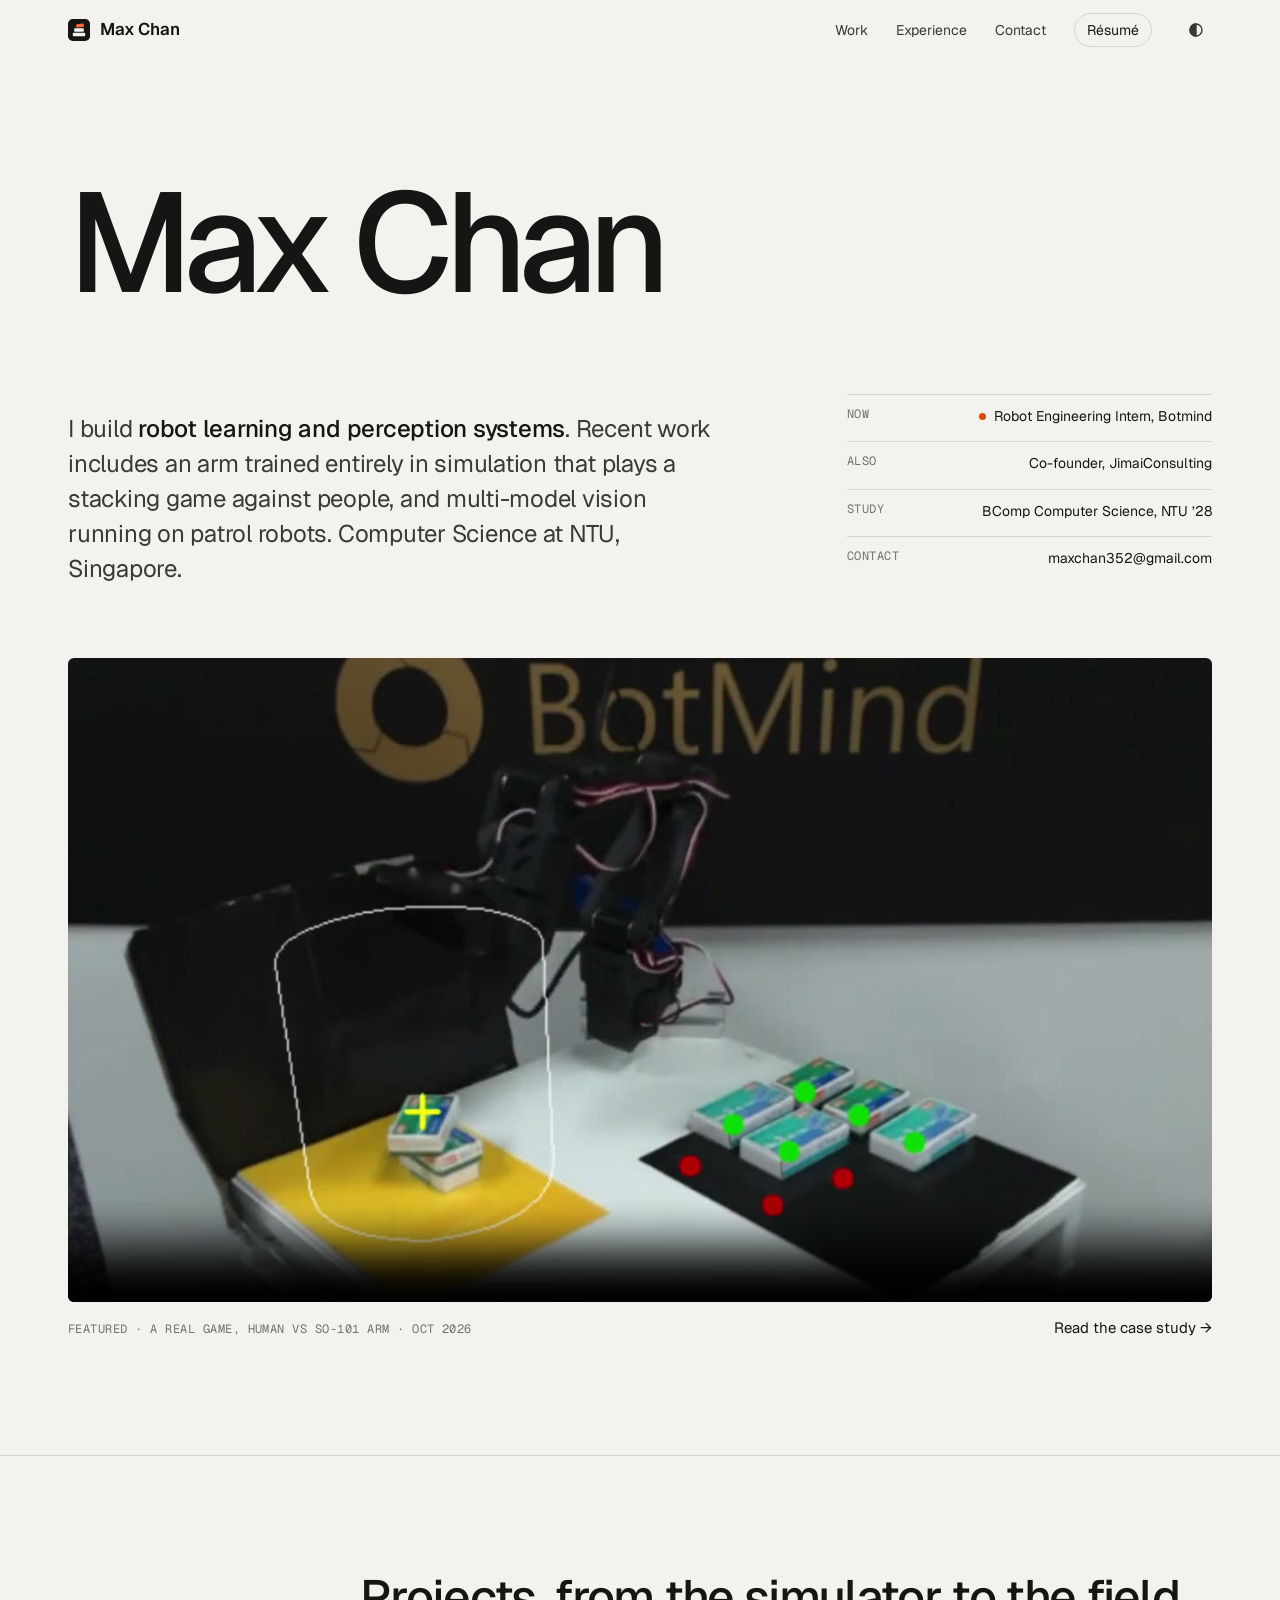
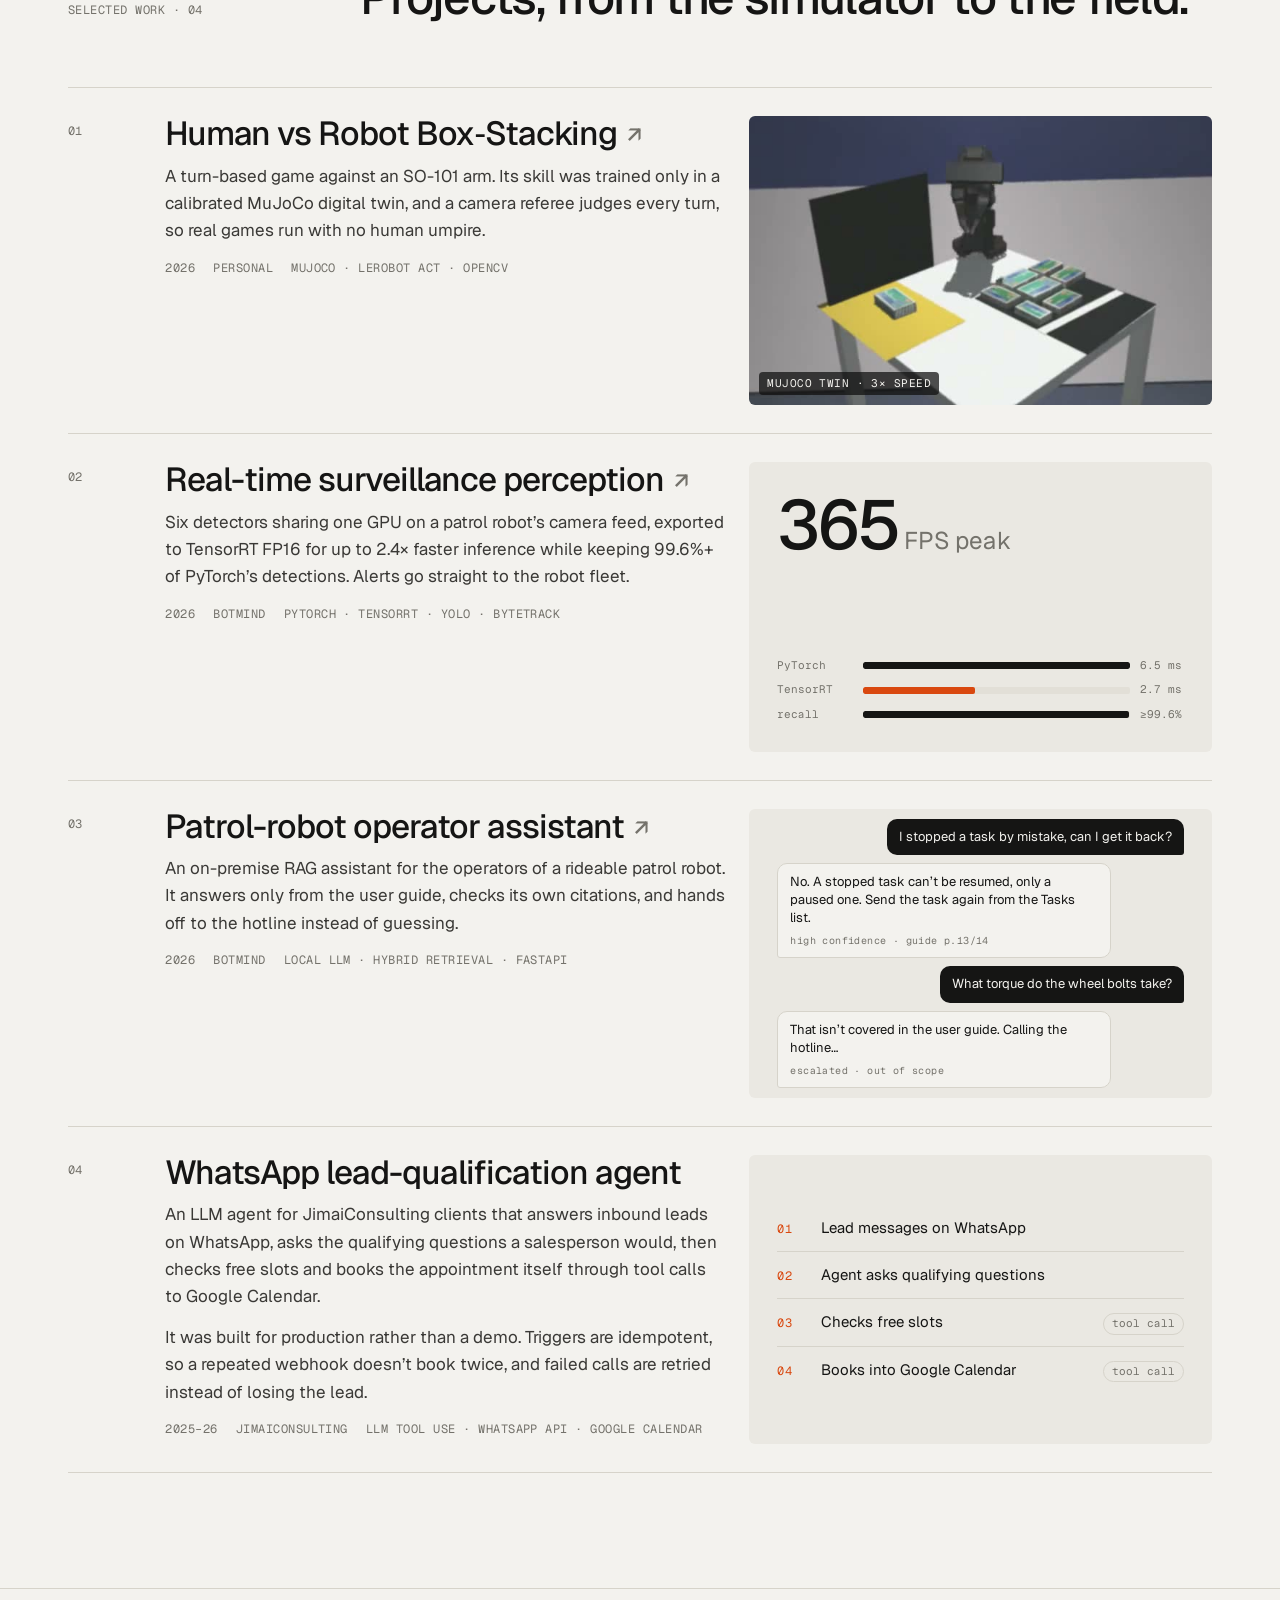
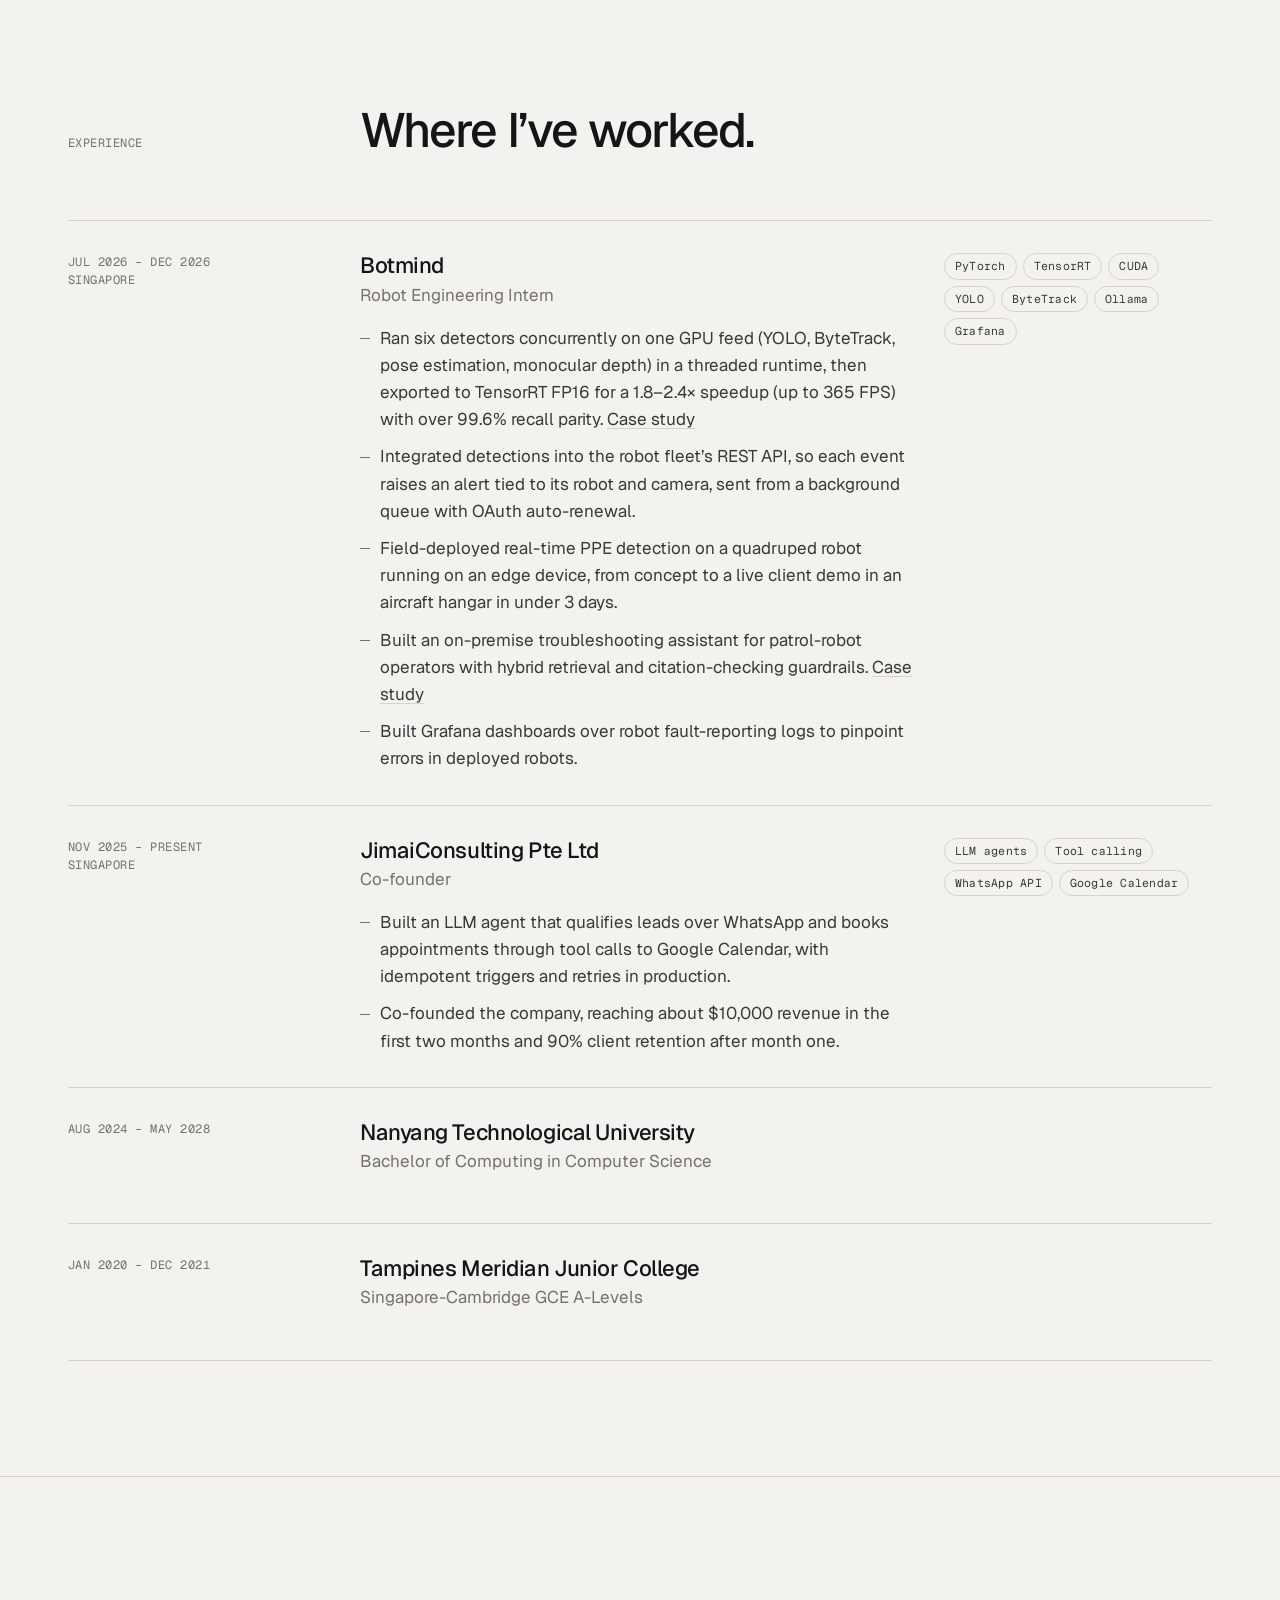
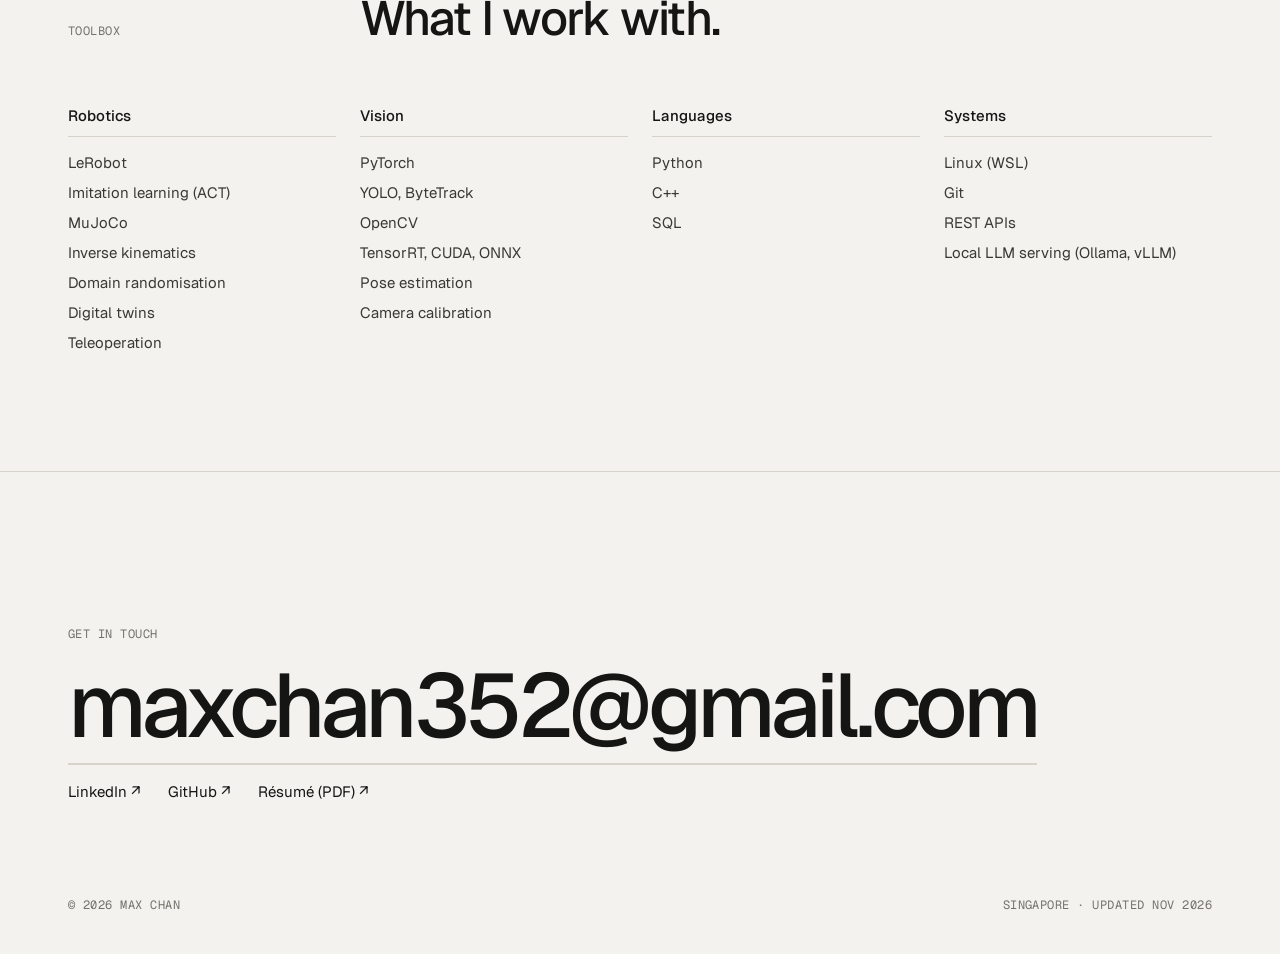
<file: index.html>
<!doctype html>
<html lang="en" class="no-js">
<head>
  <meta charset="utf-8">
  <meta name="viewport" content="width=device-width, initial-scale=1">
  <title>Max Chan · Robotics & Perception</title>
  <meta name="description" content="Max Chan builds robot learning and perception systems, including a sim-trained SO-101 arm that plays a stacking game against people and real-time multi-model vision for patrol robots.">
  <meta property="og:title" content="Max Chan · Robotics & Perception">
  <meta property="og:description" content="Sim-to-real robot learning, real-time perception and applied LLM systems.">
  <meta property="og:image" content="assets/media/so101/sim-carry.jpg">
  <link rel="icon" href="assets/favicon.svg" type="image/svg+xml">
  <link rel="preconnect" href="https://fonts.googleapis.com">
  <link rel="preconnect" href="https://fonts.gstatic.com" crossorigin>
  <link href="https://fonts.googleapis.com/css2?family=Geist:wght@300..700&family=Geist+Mono:wght@400;500&display=swap" rel="stylesheet">
  <link rel="stylesheet" href="assets/css/site.css">
  <script>try{var t=localStorage.getItem("theme");if(t)document.documentElement.dataset.theme=t}catch(e){}</script>
</head>
<body>
<a class="skip" href="#main">Skip to content</a>

<header class="site-header">
  <div class="wrap">
    <a class="brand" href="./" aria-label="Max Chan, home">
      <img class="brand-mark" src="assets/favicon.svg" alt="">
      Max Chan
    </a>
    <nav class="nav" aria-label="Primary">
      <a href="#work">Work</a>
      <a class="nav-hide" href="#experience">Experience</a>
      <a class="nav-hide" href="#contact">Contact</a>
      <a class="nav-cv" href="assets/MaxChanResume.pdf">Résumé</a>
      <button class="theme-btn" type="button" aria-label="Toggle dark mode">
        <svg viewBox="0 0 16 16" fill="none" stroke="currentColor" stroke-width="1.4"><circle cx="8" cy="8" r="6"/><path d="M8 2a6 6 0 0 0 0 12z" fill="currentColor"/></svg>
      </button>
    </nav>
  </div>
</header>

<main id="main">

  <section class="hero">
    <div class="wrap hero-grid">
      <h1>Max Chan</h1>
      <p class="hero-lede">
        I build <strong>robot learning and perception systems</strong>. Recent work includes an arm trained entirely in
        simulation that plays a stacking game against people, and multi-model vision running on
        patrol robots. Computer Science at NTU, Singapore.
      </p>
      <dl class="hero-meta">
        <div><dt class="label">Now</dt><dd><span class="dot" aria-hidden="true"></span>Robot Engineering Intern, Botmind</dd></div>
        <div><dt class="label">Also</dt><dd>Co-founder, JimaiConsulting</dd></div>
        <div><dt class="label">Study</dt><dd>BComp Computer Science, NTU ’28</dd></div>
        <div><dt class="label">Contact</dt><dd><a href="mailto:maxchan352@gmail.com">maxchan352@gmail.com</a></dd></div>
      </dl>
    </div>
  </section>

  <section class="feature" aria-label="Featured project">
    <div class="wrap reveal">
      <div class="feature-frame">
        <video data-autoplay muted loop playsinline preload="metadata"
               poster="assets/media/so101/real-game-wide.jpg"
               aria-label="A real game in which a person and an SO-101 robot arm take turns stacking staple boxes">
          <source src="assets/media/so101/real-game-wide.mp4" type="video/mp4">
        </video>
      </div>
      <div class="feature-bar">
        <p class="label" style="margin:0">Featured · A real game, human vs SO-101 arm · Oct 2026</p>
        <a href="work/so101-stacking-game.html">Read the case study <span>→</span></a>
      </div>
    </div>
  </section>

  <section class="section" id="work">
    <div class="wrap">
      <div class="section-head">
        <p class="label">Selected work · 04</p>
        <h2>Projects, from the simulator to the field.</h2>
      </div>

      <ol class="work-list">
        <li class="work-item reveal">
          <a class="work-link" href="work/so101-stacking-game.html">
            <span class="work-idx mono">01</span>
            <div class="work-body">
              <h3>Human vs Robot Box&#8209;Stacking <span class="arrow">↗</span></h3>
              <p>A turn-based game against an SO-101 arm. Its skill was trained only in a calibrated
                MuJoCo digital twin, and a camera referee judges every turn, so real games run with no human umpire.</p>
              <div class="work-meta mono"><span>2026</span><span>Personal</span><span>MuJoCo · LeRobot ACT · OpenCV</span></div>
            </div>
            <div class="work-thumb">
              <div class="thumb">
                <video data-hover muted loop playsinline preload="none" poster="assets/media/so101/sim-game.jpg" aria-hidden="true">
                  <source src="assets/media/so101/sim-game.mp4" type="video/mp4">
                </video>
                <span class="thumb-tag">MuJoCo twin · 3× speed</span>
              </div>
            </div>
          </a>
        </li>

        <li class="work-item reveal">
          <a class="work-link" href="work/airport-perception.html">
            <span class="work-idx mono">02</span>
            <div class="work-body">
              <h3>Real-time surveillance perception <span class="arrow">↗</span></h3>
              <p>Six detectors sharing one GPU on a patrol robot’s camera feed, exported to TensorRT FP16
                for up to 2.4× faster inference while keeping 99.6%+ of PyTorch’s detections. Alerts go straight to the robot fleet.</p>
              <div class="work-meta mono"><span>2026</span><span>Botmind</span><span>PyTorch · TensorRT · YOLO · ByteTrack</span></div>
            </div>
            <div class="work-thumb">
              <div class="thumb">
                <div class="thumb-data">
                  <div class="big">365<small>FPS peak</small></div>
                  <div class="bars" aria-label="Model latency, PyTorch versus TensorRT">
                    <div class="row"><span>PyTorch</span><span class="track"><span class="fill" style="width:100%"></span></span><span>6.5 ms</span></div>
                    <div class="row"><span>TensorRT</span><span class="track"><span class="fill accent" style="width:42%"></span></span><span>2.7 ms</span></div>
                    <div class="row"><span>recall</span><span class="track"><span class="fill" style="width:99.6%"></span></span><span>≥99.6%</span></div>
                  </div>
                </div>
              </div>
            </div>
          </a>
        </li>

        <li class="work-item reveal">
          <a class="work-link" href="work/gibson-assistant.html">
            <span class="work-idx mono">03</span>
            <div class="work-body">
              <h3>Patrol-robot operator assistant <span class="arrow">↗</span></h3>
              <p>An on-premise RAG assistant for the operators of a rideable patrol robot. It answers only from the
                user guide, checks its own citations, and hands off to the hotline instead of guessing.</p>
              <div class="work-meta mono"><span>2026</span><span>Botmind</span><span>Local LLM · Hybrid retrieval · FastAPI</span></div>
            </div>
            <div class="work-thumb">
              <div class="thumb">
                <div class="chat-mini" aria-hidden="true">
                  <div class="b q">I stopped a task by mistake, can I get it back?</div>
                  <div class="b a">No. A stopped task can’t be resumed, only a paused one. Send the task again from the Tasks list.
                    <span class="mono">high confidence · guide p.13/14</span></div>
                  <div class="b q">What torque do the wheel bolts take?</div>
                  <div class="b a">That isn’t covered in the user guide. Calling the hotline…<span class="mono">escalated · out of scope</span></div>
                </div>
              </div>
            </div>
          </a>
        </li>

        <li class="work-item reveal">
          <div class="work-link">
            <span class="work-idx mono">04</span>
            <div class="work-body">
              <h3>WhatsApp lead-qualification agent</h3>
              <p>An LLM agent for JimaiConsulting clients that answers inbound leads on WhatsApp, asks the
                qualifying questions a salesperson would, then checks free slots and books the appointment itself
                through tool calls to Google Calendar.</p>
              <p>It was built for production rather than a demo. Triggers are idempotent, so a repeated webhook doesn’t
                book twice, and failed calls are retried instead of losing the lead.</p>
              <div class="work-meta mono"><span>2025–26</span><span>JimaiConsulting</span><span>LLM tool use · WhatsApp API · Google Calendar</span></div>
            </div>
            <div class="work-thumb">
              <div class="thumb">
                <ol class="flow-mini" aria-label="How the agent works">
                  <li><span class="mono">01</span>Lead messages on WhatsApp</li>
                  <li><span class="mono">02</span>Agent asks qualifying questions</li>
                  <li><span class="mono">03</span>Checks free slots<em>tool call</em></li>
                  <li><span class="mono">04</span>Books into Google Calendar<em>tool call</em></li>
                </ol>
              </div>
            </div>
          </div>
        </li>
      </ol>
    </div>
  </section>

  <section class="section" id="experience">
    <div class="wrap">
      <div class="section-head">
        <p class="label">Experience</p>
        <h2>Where I’ve worked.</h2>
      </div>

      <div class="xp">
        <article class="xp-row reveal">
          <p class="xp-when mono">Jul 2026 – Dec 2026<br>Singapore</p>
          <div class="xp-what">
            <h3>Botmind</h3>
            <p class="role">Robot Engineering Intern</p>
            <ul>
              <li>Ran six detectors concurrently on one GPU feed (YOLO, ByteTrack, pose estimation, monocular depth) in a threaded runtime, then exported to TensorRT FP16 for a 1.8–2.4× speedup (up to 365 FPS) with over 99.6% recall parity. <a href="work/airport-perception.html">Case study</a></li>
              <li>Integrated detections into the robot fleet’s REST API, so each event raises an alert tied to its robot and camera, sent from a background queue with OAuth auto-renewal.</li>
              <li>Field-deployed real-time PPE detection on a quadruped robot running on an edge device, from concept to a live client demo in an aircraft hangar in under 3 days.</li>
              <li>Built an on-premise troubleshooting assistant for patrol-robot operators with hybrid retrieval and citation-checking guardrails. <a href="work/gibson-assistant.html">Case study</a></li>
              <li>Built Grafana dashboards over robot fault-reporting logs to pinpoint errors in deployed robots.</li>
            </ul>
          </div>
          <div class="xp-side">
            <span class="chip">PyTorch</span><span class="chip">TensorRT</span><span class="chip">CUDA</span><span class="chip">YOLO</span><span class="chip">ByteTrack</span><span class="chip">Ollama</span><span class="chip">Grafana</span>
          </div>
        </article>

        <article class="xp-row reveal">
          <p class="xp-when mono">Nov 2025 – Present<br>Singapore</p>
          <div class="xp-what">
            <h3>JimaiConsulting Pte Ltd</h3>
            <p class="role">Co-founder</p>
            <ul>
              <li>Built an LLM agent that qualifies leads over WhatsApp and books appointments through tool calls to Google Calendar, with idempotent triggers and retries in production.</li>
              <li>Co-founded the company, reaching about $10,000 revenue in the first two months and 90% client retention after month one.</li>
            </ul>
          </div>
          <div class="xp-side">
            <span class="chip">LLM agents</span><span class="chip">Tool calling</span><span class="chip">WhatsApp API</span><span class="chip">Google Calendar</span>
          </div>
        </article>

        <article class="xp-row reveal">
          <p class="xp-when mono">Aug 2024 – May 2028</p>
          <div class="xp-what">
            <h3>Nanyang Technological University</h3>
            <p class="role">Bachelor of Computing in Computer Science</p>
          </div>
          <div class="xp-side"></div>
        </article>

        <article class="xp-row reveal">
          <p class="xp-when mono">Jan 2020 – Dec 2021</p>
          <div class="xp-what">
            <h3>Tampines Meridian Junior College</h3>
            <p class="role">Singapore-Cambridge GCE A-Levels</p>
          </div>
          <div class="xp-side"></div>
        </article>
      </div>
    </div>
  </section>

  <section class="section" id="skills">
    <div class="wrap">
      <div class="section-head">
        <p class="label">Toolbox</p>
        <h2>What I work with.</h2>
      </div>
      <div class="skills reveal">
        <div>
          <h3>Robotics</h3>
          <ul><li>LeRobot</li><li>Imitation learning (ACT)</li><li>MuJoCo</li><li>Inverse kinematics</li><li>Domain randomisation</li><li>Digital twins</li><li>Teleoperation</li></ul>
        </div>
        <div>
          <h3>Vision</h3>
          <ul><li>PyTorch</li><li>YOLO, ByteTrack</li><li>OpenCV</li><li>TensorRT, CUDA, ONNX</li><li>Pose estimation</li><li>Camera calibration</li></ul>
        </div>
        <div>
          <h3>Languages</h3>
          <ul><li>Python</li><li>C++</li><li>SQL</li></ul>
        </div>
        <div>
          <h3>Systems</h3>
          <ul><li>Linux (WSL)</li><li>Git</li><li>REST APIs</li><li>Local LLM serving (Ollama, vLLM)</li></ul>
        </div>
      </div>
    </div>
  </section>

  <section class="contact" id="contact">
    <div class="wrap">
      <p class="label" style="margin-bottom:20px">Get in touch</p>
      <h2><a href="mailto:maxchan352@gmail.com">maxchan352@gmail.com</a></h2>
      <div class="contact-links">
        <a href="https://www.linkedin.com/in/maxchan123">LinkedIn ↗</a>
        <a href="https://github.com/ka1dus">GitHub ↗</a>
        <a href="assets/MaxChanResume.pdf">Résumé (PDF) ↗</a>
      </div>
    </div>
  </section>
</main>

<footer class="site-footer">
  <div class="wrap mono">
    <span>© 2026 Max Chan</span>
    <span>Singapore · Updated Nov 2026</span>
  </div>
</footer>

<script src="assets/js/site.js" defer></script>
</body>
</html>
</file>
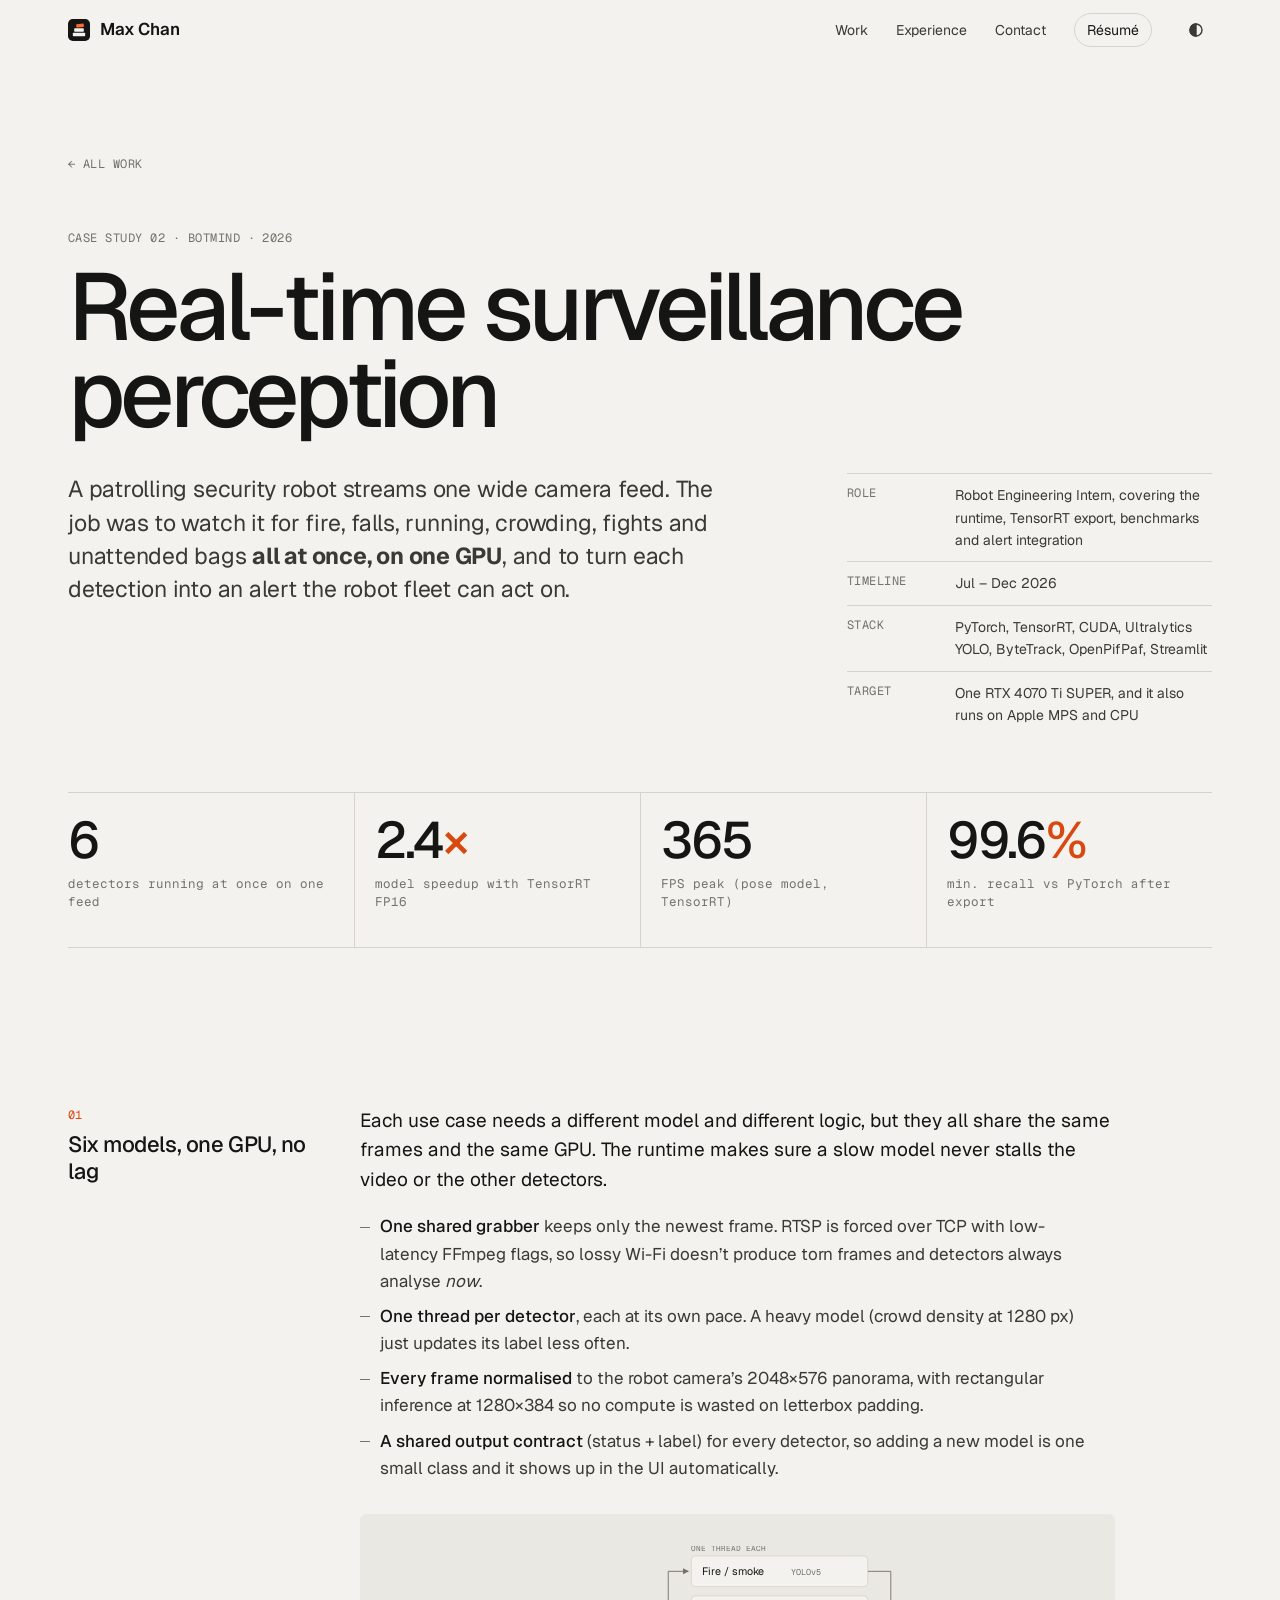
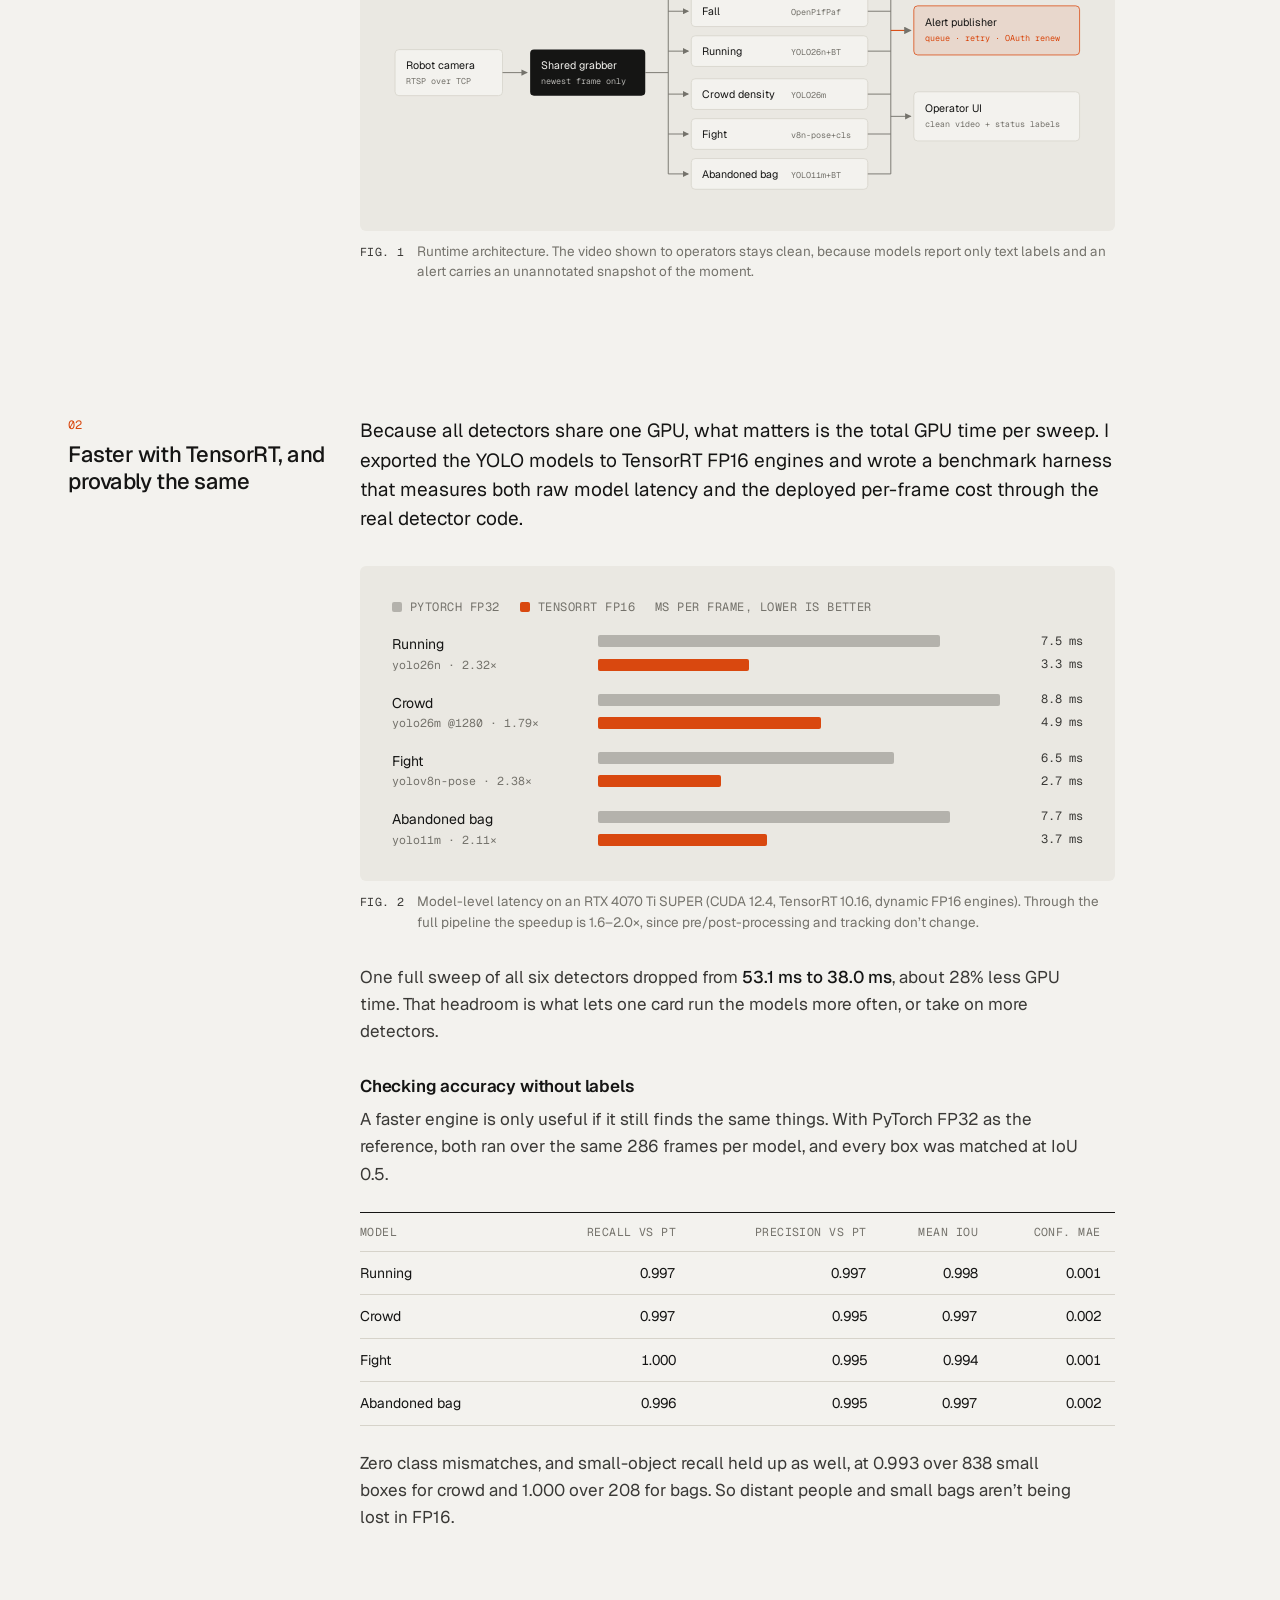
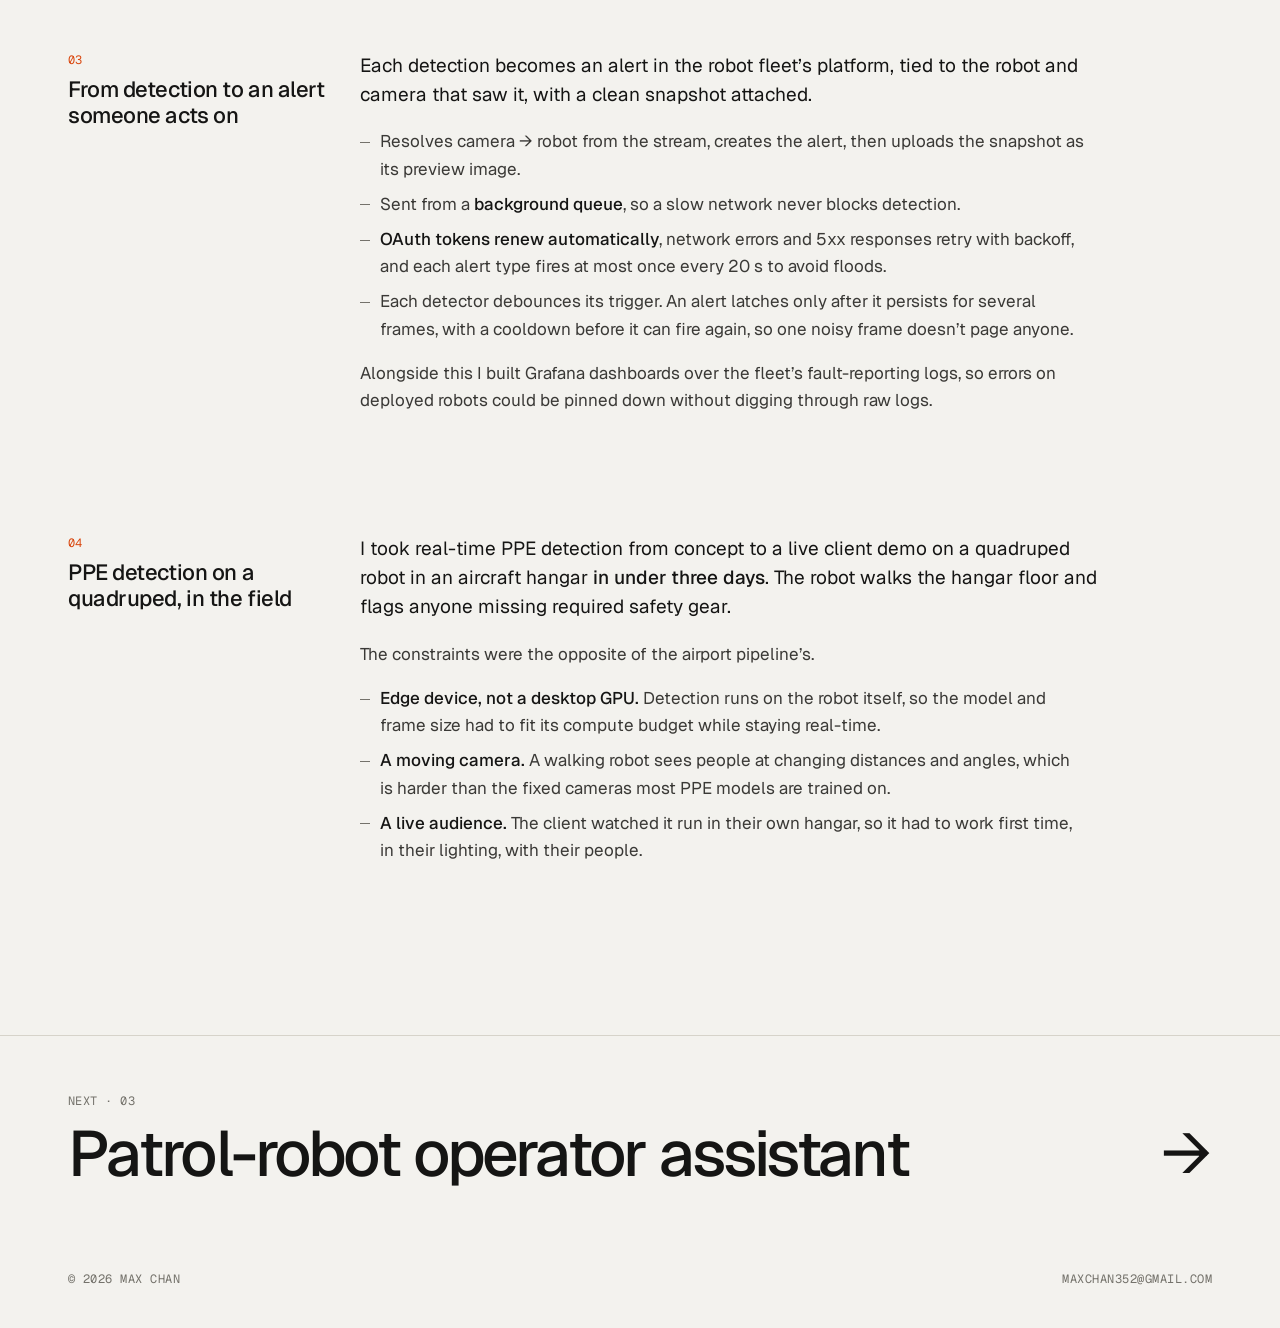
<file: work/airport-perception.html>
<!doctype html>
<html lang="en" class="no-js">
<head>
  <meta charset="utf-8">
  <meta name="viewport" content="width=device-width, initial-scale=1">
  <title>Real-time Surveillance Perception · Max Chan</title>
  <meta name="description" content="Six detectors sharing one GPU on a patrol robot's camera feed, exported to TensorRT FP16 for up to 2.4x faster inference with 99.6%+ recall parity, wired into the robot fleet's alert API.">
  <link rel="icon" href="../assets/favicon.svg" type="image/svg+xml">
  <link rel="preconnect" href="https://fonts.googleapis.com">
  <link rel="preconnect" href="https://fonts.gstatic.com" crossorigin>
  <link href="https://fonts.googleapis.com/css2?family=Geist:wght@300..700&family=Geist+Mono:wght@400;500&display=swap" rel="stylesheet">
  <link rel="stylesheet" href="../assets/css/site.css">
  <script>try{var t=localStorage.getItem("theme");if(t)document.documentElement.dataset.theme=t}catch(e){}</script>
</head>
<body>
<a class="skip" href="#main">Skip to content</a>

<header class="site-header">
  <div class="wrap">
    <a class="brand" href="../" aria-label="Max Chan, home">
      <img class="brand-mark" src="../assets/favicon.svg" alt="">
      Max Chan
    </a>
    <nav class="nav" aria-label="Primary">
      <a href="../#work">Work</a>
      <a class="nav-hide" href="../#experience">Experience</a>
      <a class="nav-hide" href="../#contact">Contact</a>
      <a class="nav-cv" href="../assets/MaxChanResume.pdf">Résumé</a>
      <button class="theme-btn" type="button" aria-label="Toggle dark mode">
        <svg viewBox="0 0 16 16" fill="none" stroke="currentColor" stroke-width="1.4"><circle cx="8" cy="8" r="6"/><path d="M8 2a6 6 0 0 0 0 12z" fill="currentColor"/></svg>
      </button>
    </nav>
  </div>
</header>

<main id="main">
  <section class="cs-head">
    <div class="wrap">
      <a class="back mono" href="../#work">← All work</a>
      <p class="label" style="margin-bottom:16px">Case study 02 · Botmind · 2026</p>
      <h1>Real-time surveillance perception</h1>
      <div class="cs-intro">
        <p class="lede">
          A patrolling security robot streams one wide camera feed. The job was to watch it for fire, falls, running,
          crowding, fights and unattended bags <strong>all at once, on one GPU</strong>, and to turn each detection
          into an alert the robot fleet can act on.
        </p>
        <dl class="cs-facts">
          <div><dt class="label">Role</dt><dd>Robot Engineering Intern, covering the runtime, TensorRT export, benchmarks and alert integration</dd></div>
          <div><dt class="label">Timeline</dt><dd>Jul – Dec 2026</dd></div>
          <div><dt class="label">Stack</dt><dd>PyTorch, TensorRT, CUDA, Ultralytics YOLO, ByteTrack, OpenPifPaf, Streamlit</dd></div>
          <div><dt class="label">Target</dt><dd>One RTX 4070 Ti SUPER, and it also runs on Apple MPS and CPU</dd></div>
        </dl>
      </div>

      <div class="stats">
        <div class="stat"><div class="n">6</div><p class="mono">detectors running at once on one feed</p></div>
        <div class="stat"><div class="n">2.4<em>×</em></div><p class="mono">model speedup with TensorRT FP16</p></div>
        <div class="stat"><div class="n">365</div><p class="mono">FPS peak (pose model, TensorRT)</p></div>
        <div class="stat"><div class="n">99.6<em>%</em></div><p class="mono">min. recall vs PyTorch after export</p></div>
      </div>
    </div>
  </section>

  <div class="wrap">
    <section class="chapter">
      <div class="chapter-side"><div class="sticky"><span class="num">01</span><h2>Six models, one GPU, no lag</h2></div></div>
      <div class="chapter-body">
        <p>Each use case needs a different model and different logic, but they all share the same frames and the same GPU. The runtime makes sure a slow model never stalls the video or the other detectors.</p>
        <ul>
          <li><strong>One shared grabber</strong> keeps only the newest frame. RTSP is forced over TCP with low-latency FFmpeg flags, so lossy Wi-Fi doesn’t produce torn frames and detectors always analyse <em>now</em>.</li>
          <li><strong>One thread per detector</strong>, each at its own pace. A heavy model (crowd density at 1280 px) just updates its label less often.</li>
          <li><strong>Every frame normalised</strong> to the robot camera’s 2048×576 panorama, with rectangular inference at 1280×384 so no compute is wasted on letterbox padding.</li>
          <li><strong>A shared output contract</strong> (status + label) for every detector, so adding a new model is one small class and it shows up in the UI automatically.</li>
        </ul>
        <figure>
          <div class="diagram diagram-scroll">
            <svg viewBox="0 0 900 330" role="img" aria-label="Architecture diagram. The robot camera feeds a shared frame grabber, which fans out to six detector threads that feed an alert publisher and the operator UI">
              <defs><marker id="ah" viewBox="0 0 8 8" refX="7" refY="4" markerWidth="7" markerHeight="7" orient="auto"><path d="M0 0 L8 4 L0 8 z" class="arrowhead"/></marker></defs>
              <rect class="box" x="4" y="135" width="140" height="60" rx="5"/>
              <text class="t" x="18" y="160">Robot camera</text><text class="t-s" x="18" y="180">RTSP over TCP</text>
              <rect class="box-ink" x="180" y="135" width="150" height="60" rx="5"/>
              <text class="t-inv" x="194" y="160">Shared grabber</text><text class="t-s" x="194" y="180" style="fill:var(--bg);opacity:.7">newest frame only</text>
              <path class="ln" d="M144 165 H176" marker-end="url(#ah)"/>
              <path class="ln" d="M330 165 H360 M360 33 V297"/>
              <g>
                <path class="ln" d="M360 33 H386" marker-end="url(#ah)"/><path class="ln" d="M360 85 H386" marker-end="url(#ah)"/><path class="ln" d="M360 137 H386" marker-end="url(#ah)"/>
                <path class="ln" d="M360 193 H386" marker-end="url(#ah)"/><path class="ln" d="M360 245 H386" marker-end="url(#ah)"/><path class="ln" d="M360 297 H386" marker-end="url(#ah)"/>
              </g>
              <g>
                <rect class="box" x="390" y="13" width="230" height="40" rx="5"/><text class="t" x="404" y="38">Fire / smoke</text><text class="t-s" x="520" y="38">YOLOv5</text>
                <rect class="box" x="390" y="65" width="230" height="40" rx="5"/><text class="t" x="404" y="90">Fall</text><text class="t-s" x="520" y="90">OpenPifPaf</text>
                <rect class="box" x="390" y="117" width="230" height="40" rx="5"/><text class="t" x="404" y="142">Running</text><text class="t-s" x="520" y="142">YOLO26n+BT</text>
                <rect class="box" x="390" y="173" width="230" height="40" rx="5"/><text class="t" x="404" y="198">Crowd density</text><text class="t-s" x="520" y="198">YOLO26m</text>
                <rect class="box" x="390" y="225" width="230" height="40" rx="5"/><text class="t" x="404" y="250">Fight</text><text class="t-s" x="520" y="250">v8n-pose+cls</text>
                <rect class="box" x="390" y="277" width="230" height="40" rx="5"/><text class="t" x="404" y="302">Abandoned bag</text><text class="t-s" x="520" y="302">YOLO11m+BT</text>
              </g>
              <path class="ln" d="M620 33 H650 M620 85 H650 M620 137 H650 M620 193 H650 M620 245 H650 M620 297 H650 M650 33 V297"/>
              <path class="ln-acc" d="M650 110 H676" marker-end="url(#ah)"/>
              <path class="ln" d="M650 222 H676" marker-end="url(#ah)"/>
              <rect class="box-accent" x="680" y="78" width="216" height="64" rx="5"/>
              <text class="t" x="694" y="104">Alert publisher</text><text class="t-acc" x="694" y="124">queue · retry · OAuth renew</text>
              <rect class="box" x="680" y="190" width="216" height="64" rx="5"/>
              <text class="t" x="694" y="216">Operator UI</text><text class="t-s" x="694" y="236">clean video + status labels</text>
              <text class="t-s" x="390" y="6" style="font-size:10px">ONE THREAD EACH</text>
            </svg>
          </div>
          <figcaption><span class="mono">Fig. 1</span><span>Runtime architecture. The video shown to operators stays clean, because models report only text labels and an alert carries an unannotated snapshot of the moment.</span></figcaption>
        </figure>
      </div>
    </section>

    <section class="chapter">
      <div class="chapter-side"><div class="sticky"><span class="num">02</span><h2>Faster with TensorRT, and provably the same</h2></div></div>
      <div class="chapter-body">
        <p>Because all detectors share one GPU, what matters is the total GPU time per sweep. I exported the YOLO models to TensorRT FP16 engines and wrote a benchmark harness that measures both raw model latency and the deployed per-frame cost through the real detector code.</p>
        <figure>
          <div class="diagram">
            <div class="chart">
              <div class="chart-legend mono"><span><i style="background:var(--muted);opacity:.45"></i>PyTorch FP32</span><span><i style="background:var(--accent)"></i>TensorRT FP16</span><span>ms per frame, lower is better</span></div>
              <div class="chart-row">
                <div class="name">Running<span class="mono">yolo26n · 2.32×</span></div>
                <div class="chart-bars">
                  <div class="chart-bar"><div class="track"><div class="fill" style="width:83.3%"></div></div><span class="v">7.5 ms</span></div>
                  <div class="chart-bar trt"><div class="track"><div class="fill" style="width:36.7%"></div></div><span class="v">3.3 ms</span></div>
                </div>
              </div>
              <div class="chart-row">
                <div class="name">Crowd<span class="mono">yolo26m @1280 · 1.79×</span></div>
                <div class="chart-bars">
                  <div class="chart-bar"><div class="track"><div class="fill" style="width:97.8%"></div></div><span class="v">8.8 ms</span></div>
                  <div class="chart-bar trt"><div class="track"><div class="fill" style="width:54.4%"></div></div><span class="v">4.9 ms</span></div>
                </div>
              </div>
              <div class="chart-row">
                <div class="name">Fight<span class="mono">yolov8n-pose · 2.38×</span></div>
                <div class="chart-bars">
                  <div class="chart-bar"><div class="track"><div class="fill" style="width:72.2%"></div></div><span class="v">6.5 ms</span></div>
                  <div class="chart-bar trt"><div class="track"><div class="fill" style="width:30%"></div></div><span class="v">2.7 ms</span></div>
                </div>
              </div>
              <div class="chart-row">
                <div class="name">Abandoned bag<span class="mono">yolo11m · 2.11×</span></div>
                <div class="chart-bars">
                  <div class="chart-bar"><div class="track"><div class="fill" style="width:85.6%"></div></div><span class="v">7.7 ms</span></div>
                  <div class="chart-bar trt"><div class="track"><div class="fill" style="width:41.1%"></div></div><span class="v">3.7 ms</span></div>
                </div>
              </div>
            </div>
          </div>
          <figcaption><span class="mono">Fig. 2</span><span>Model-level latency on an RTX 4070 Ti SUPER (CUDA 12.4, TensorRT 10.16, dynamic FP16 engines). Through the full pipeline the speedup is 1.6–2.0×, since pre/post-processing and tracking don’t change.</span></figcaption>
        </figure>
        <p>One full sweep of all six detectors dropped from <strong>53.1 ms to 38.0 ms</strong>, about 28% less GPU time. That headroom is what lets one card run the models more often, or take on more detectors.</p>

        <h3>Checking accuracy without labels</h3>
        <p>A faster engine is only useful if it still finds the same things. With PyTorch FP32 as the reference, both ran over the same 286 frames per model, and every box was matched at IoU 0.5.</p>
        <div class="table-wrap">
          <table>
            <thead><tr><th>Model</th><th class="num">Recall vs PT</th><th class="num">Precision vs PT</th><th class="num">Mean IoU</th><th class="num">Conf. MAE</th></tr></thead>
            <tbody>
              <tr><td>Running</td><td class="num">0.997</td><td class="num">0.997</td><td class="num">0.998</td><td class="num">0.001</td></tr>
              <tr><td>Crowd</td><td class="num">0.997</td><td class="num">0.995</td><td class="num">0.997</td><td class="num">0.002</td></tr>
              <tr><td>Fight</td><td class="num">1.000</td><td class="num">0.995</td><td class="num">0.994</td><td class="num">0.001</td></tr>
              <tr><td>Abandoned bag</td><td class="num">0.996</td><td class="num">0.995</td><td class="num">0.997</td><td class="num">0.002</td></tr>
            </tbody>
          </table>
        </div>
        <p>Zero class mismatches, and small-object recall held up as well, at 0.993 over 838 small boxes for crowd and 1.000 over 208 for bags. So distant people and small bags aren’t being lost in FP16.</p>
      </div>
    </section>

    <section class="chapter">
      <div class="chapter-side"><div class="sticky"><span class="num">03</span><h2>From detection to an alert someone acts on</h2></div></div>
      <div class="chapter-body">
        <p>Each detection becomes an alert in the robot fleet’s platform, tied to the robot and camera that saw it, with a clean snapshot attached.</p>
        <ul>
          <li>Resolves camera → robot from the stream, creates the alert, then uploads the snapshot as its preview image.</li>
          <li>Sent from a <strong>background queue</strong>, so a slow network never blocks detection.</li>
          <li><strong>OAuth tokens renew automatically</strong>, network errors and 5xx responses retry with backoff, and each alert type fires at most once every 20 s to avoid floods.</li>
          <li>Each detector debounces its trigger. An alert latches only after it persists for several frames, with a cooldown before it can fire again, so one noisy frame doesn’t page anyone.</li>
        </ul>
        <p>Alongside this I built Grafana dashboards over the fleet’s fault-reporting logs, so errors on deployed robots could be pinned down without digging through raw logs.</p>
      </div>
    </section>

    <section class="chapter">
      <div class="chapter-side"><div class="sticky"><span class="num">04</span><h2>PPE detection on a quadruped, in the field</h2></div></div>
      <div class="chapter-body">
        <p>I took real-time PPE detection from concept to a live client demo on a quadruped robot in an aircraft hangar <strong>in under three days</strong>. The robot walks the hangar floor and flags anyone missing required safety gear.</p>
        <p>The constraints were the opposite of the airport pipeline’s.</p>
        <ul>
          <li><strong>Edge device, not a desktop GPU.</strong> Detection runs on the robot itself, so the model and frame size had to fit its compute budget while staying real-time.</li>
          <li><strong>A moving camera.</strong> A walking robot sees people at changing distances and angles, which is harder than the fixed cameras most PPE models are trained on.</li>
          <li><strong>A live audience.</strong> The client watched it run in their own hangar, so it had to work first time, in their lighting, with their people.</li>
        </ul>
      </div>
    </section>
  </div>

  <nav class="next" aria-label="Next project">
    <div class="wrap">
      <a href="gibson-assistant.html">
        <div><p class="label">Next · 03</p><h2>Patrol-robot operator assistant</h2></div>
        <span class="arrow" aria-hidden="true">→</span>
      </a>
    </div>
  </nav>
</main>

<footer class="site-footer">
  <div class="wrap mono">
    <span>© 2026 Max Chan</span>
    <a href="mailto:maxchan352@gmail.com" style="text-decoration:none">maxchan352@gmail.com</a>
  </div>
</footer>

<script src="../assets/js/site.js" defer></script>
</body>
</html>
</file>
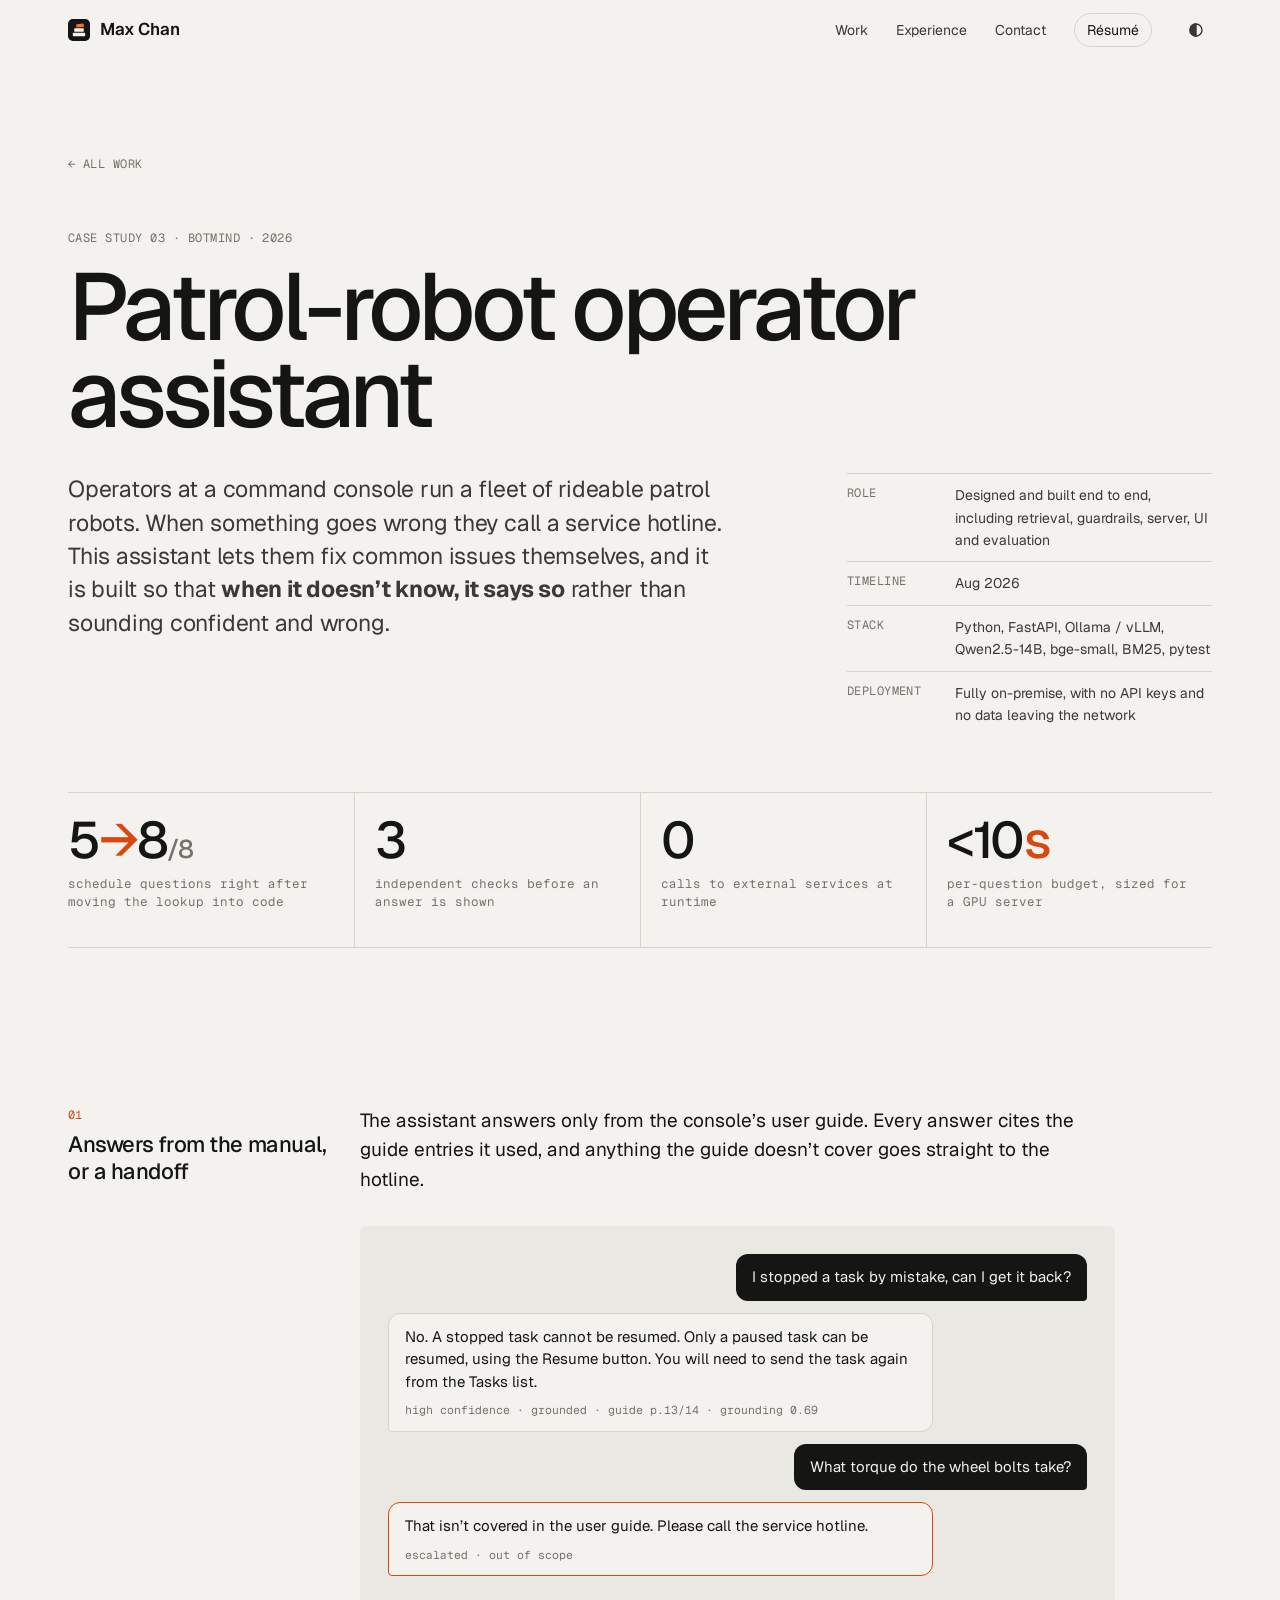
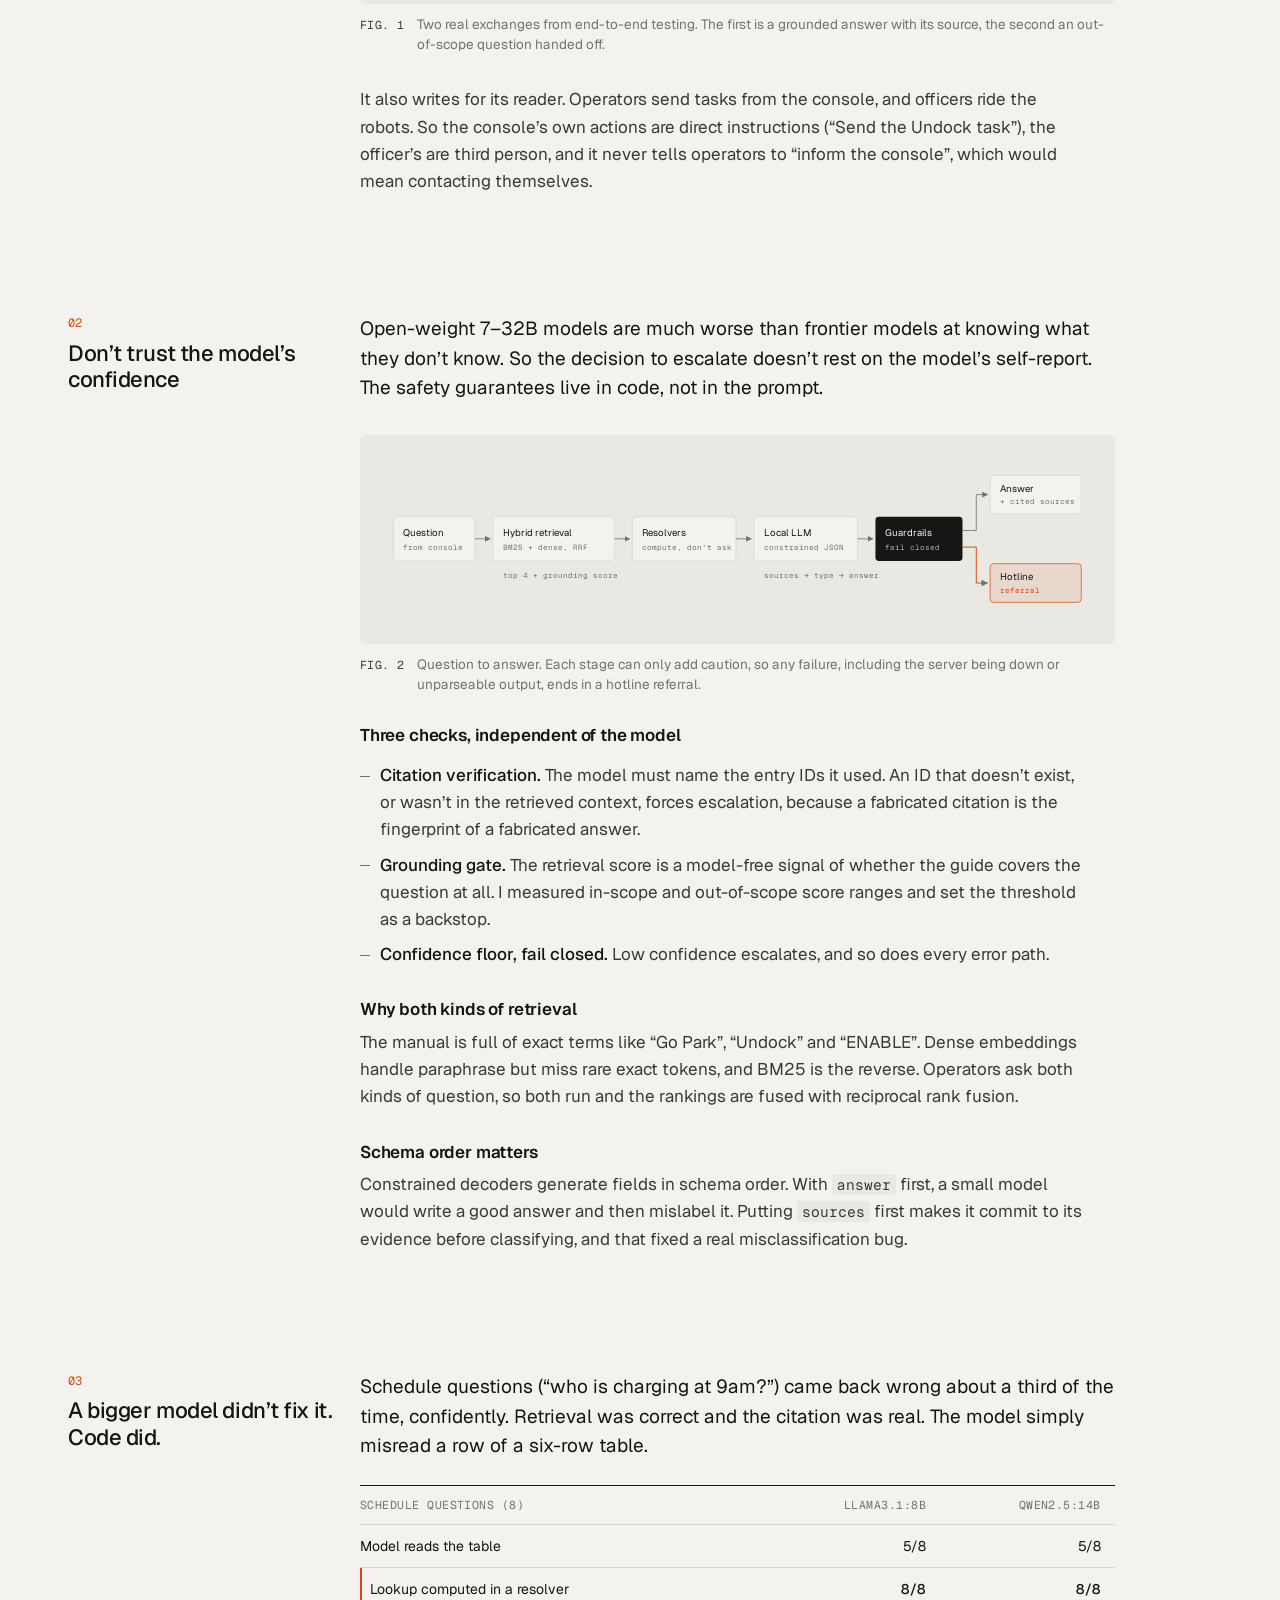
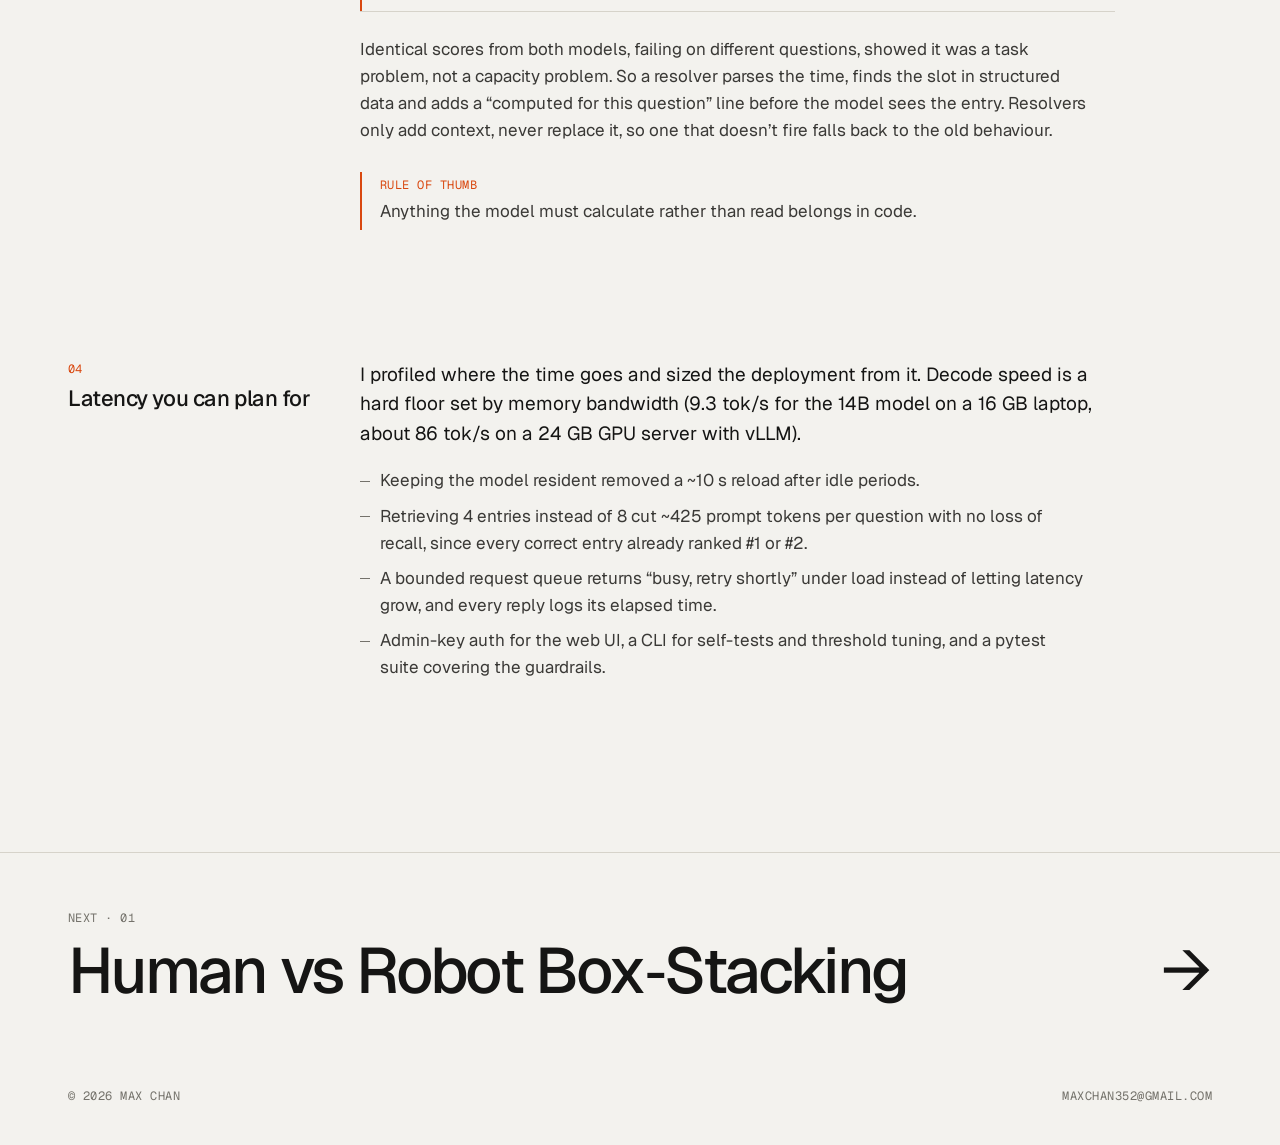
<file: work/gibson-assistant.html>
<!doctype html>
<html lang="en" class="no-js">
<head>
  <meta charset="utf-8">
  <meta name="viewport" content="width=device-width, initial-scale=1">
  <title>Patrol-Robot Operator Assistant · Max Chan</title>
  <meta name="description" content="An on-premise RAG assistant for patrol-robot operators that uses hybrid retrieval, deterministic resolvers and citation-checking guardrails, and escalates instead of guessing.">
  <link rel="icon" href="../assets/favicon.svg" type="image/svg+xml">
  <link rel="preconnect" href="https://fonts.googleapis.com">
  <link rel="preconnect" href="https://fonts.gstatic.com" crossorigin>
  <link href="https://fonts.googleapis.com/css2?family=Geist:wght@300..700&family=Geist+Mono:wght@400;500&display=swap" rel="stylesheet">
  <link rel="stylesheet" href="../assets/css/site.css">
  <script>try{var t=localStorage.getItem("theme");if(t)document.documentElement.dataset.theme=t}catch(e){}</script>
</head>
<body>
<a class="skip" href="#main">Skip to content</a>

<header class="site-header">
  <div class="wrap">
    <a class="brand" href="../" aria-label="Max Chan, home">
      <img class="brand-mark" src="../assets/favicon.svg" alt="">
      Max Chan
    </a>
    <nav class="nav" aria-label="Primary">
      <a href="../#work">Work</a>
      <a class="nav-hide" href="../#experience">Experience</a>
      <a class="nav-hide" href="../#contact">Contact</a>
      <a class="nav-cv" href="../assets/MaxChanResume.pdf">Résumé</a>
      <button class="theme-btn" type="button" aria-label="Toggle dark mode">
        <svg viewBox="0 0 16 16" fill="none" stroke="currentColor" stroke-width="1.4"><circle cx="8" cy="8" r="6"/><path d="M8 2a6 6 0 0 0 0 12z" fill="currentColor"/></svg>
      </button>
    </nav>
  </div>
</header>

<main id="main">
  <section class="cs-head">
    <div class="wrap">
      <a class="back mono" href="../#work">← All work</a>
      <p class="label" style="margin-bottom:16px">Case study 03 · Botmind · 2026</p>
      <h1>Patrol-robot operator assistant</h1>
      <div class="cs-intro">
        <p class="lede">
          Operators at a command console run a fleet of rideable patrol robots. When something goes wrong they call a
          service hotline. This assistant lets them fix common issues themselves, and it is built so that
          <strong>when it doesn’t know, it says so</strong> rather than sounding confident and wrong.
        </p>
        <dl class="cs-facts">
          <div><dt class="label">Role</dt><dd>Designed and built end to end, including retrieval, guardrails, server, UI and evaluation</dd></div>
          <div><dt class="label">Timeline</dt><dd>Aug 2026</dd></div>
          <div><dt class="label">Stack</dt><dd>Python, FastAPI, Ollama / vLLM, Qwen2.5-14B, bge-small, BM25, pytest</dd></div>
          <div><dt class="label">Deployment</dt><dd>Fully on-premise, with no API keys and no data leaving the network</dd></div>
        </dl>
      </div>

      <div class="stats">
        <div class="stat"><div class="n">5<em>→</em>8<span style="font-size:.5em;color:var(--muted)">/8</span></div><p class="mono">schedule questions right after moving the lookup into code</p></div>
        <div class="stat"><div class="n">3</div><p class="mono">independent checks before an answer is shown</p></div>
        <div class="stat"><div class="n">0</div><p class="mono">calls to external services at runtime</p></div>
        <div class="stat"><div class="n">&lt;10<em>s</em></div><p class="mono">per-question budget, sized for a GPU server</p></div>
      </div>
    </div>
  </section>

  <div class="wrap">
    <section class="chapter">
      <div class="chapter-side"><div class="sticky"><span class="num">01</span><h2>Answers from the manual, or a handoff</h2></div></div>
      <div class="chapter-body">
        <p>The assistant answers only from the console’s user guide. Every answer cites the guide entries it used, and anything the guide doesn’t cover goes straight to the hotline.</p>
        <figure>
          <div class="transcript">
            <div class="msg you">I stopped a task by mistake, can I get it back?</div>
            <div class="msg bot">No. A stopped task cannot be resumed. Only a paused task can be resumed, using the Resume button. You will need to send the task again from the Tasks list.
              <span class="mono">high confidence · grounded · guide p.13/14 · grounding 0.69</span></div>
            <div class="msg you">What torque do the wheel bolts take?</div>
            <div class="msg bot esc">That isn’t covered in the user guide. Please call the service hotline.
              <span class="mono">escalated · out of scope</span></div>
          </div>
          <figcaption><span class="mono">Fig. 1</span><span>Two real exchanges from end-to-end testing. The first is a grounded answer with its source, the second an out-of-scope question handed off.</span></figcaption>
        </figure>
        <p>It also writes for its reader. Operators send tasks from the console, and officers ride the robots. So the console’s own actions are direct instructions (“Send the Undock task”), the officer’s are third person, and it never tells operators to “inform the console”, which would mean contacting themselves.</p>
      </div>
    </section>

    <section class="chapter">
      <div class="chapter-side"><div class="sticky"><span class="num">02</span><h2>Don’t trust the model’s confidence</h2></div></div>
      <div class="chapter-body">
        <p>Open-weight 7–32B models are much worse than frontier models at knowing what they don’t know. So the decision to escalate doesn’t rest on the model’s self-report. The safety guarantees live in code, not in the prompt.</p>
        <figure>
          <div class="diagram diagram-scroll">
            <svg viewBox="0 0 1000 210" role="img" aria-label="Pipeline from question to hybrid retrieval, deterministic resolvers, a local LLM with constrained JSON output and guardrails, then either an answer with sources or a hotline referral">
              <defs><marker id="ah" viewBox="0 0 8 8" refX="7" refY="4" markerWidth="7" markerHeight="7" orient="auto"><path d="M0 0 L8 4 L0 8 z" class="arrowhead"/></marker></defs>
              <rect class="box" x="2" y="72" width="118" height="64" rx="5"/><text class="t" x="16" y="100">Question</text><text class="t-s" x="16" y="120">from console</text>
              <path class="ln" d="M120 104 H142" marker-end="url(#ah)"/>
              <rect class="box" x="146" y="72" width="176" height="64" rx="5"/><text class="t" x="160" y="100">Hybrid retrieval</text><text class="t-s" x="160" y="120">BM25 + dense, RRF</text>
              <path class="ln" d="M322 104 H344" marker-end="url(#ah)"/>
              <rect class="box" x="348" y="72" width="150" height="64" rx="5"/><text class="t" x="362" y="100">Resolvers</text><text class="t-s" x="362" y="120">compute, don’t ask</text>
              <path class="ln" d="M498 104 H520" marker-end="url(#ah)"/>
              <rect class="box" x="524" y="72" width="150" height="64" rx="5"/><text class="t" x="538" y="100">Local LLM</text><text class="t-s" x="538" y="120">constrained JSON</text>
              <path class="ln" d="M674 104 H696" marker-end="url(#ah)"/>
              <rect class="box-ink" x="700" y="72" width="126" height="64" rx="5"/><text class="t-inv" x="714" y="100">Guardrails</text><text class="t-s" x="714" y="120" style="fill:var(--bg);opacity:.7">fail closed</text>
              <path class="ln" d="M826 92 H846 V40 H862" marker-end="url(#ah)"/>
              <path class="ln-acc" d="M826 116 H846 V168 H862" marker-end="url(#ah)"/>
              <rect class="box" x="866" y="12" width="132" height="56" rx="5"/><text class="t" x="880" y="36">Answer</text><text class="t-s" x="880" y="54">+ cited sources</text>
              <rect class="box-accent" x="866" y="140" width="132" height="56" rx="5"/><text class="t" x="880" y="164">Hotline</text><text class="t-acc" x="880" y="182">referral</text>
              <text class="t-s" x="160" y="160">top 4 + grounding score</text>
              <text class="t-s" x="538" y="160">sources → type → answer</text>
            </svg>
          </div>
          <figcaption><span class="mono">Fig. 2</span><span>Question to answer. Each stage can only add caution, so any failure, including the server being down or unparseable output, ends in a hotline referral.</span></figcaption>
        </figure>
        <h3>Three checks, independent of the model</h3>
        <ul>
          <li><strong>Citation verification.</strong> The model must name the entry IDs it used. An ID that doesn’t exist, or wasn’t in the retrieved context, forces escalation, because a fabricated citation is the fingerprint of a fabricated answer.</li>
          <li><strong>Grounding gate.</strong> The retrieval score is a model-free signal of whether the guide covers the question at all. I measured in-scope and out-of-scope score ranges and set the threshold as a backstop.</li>
          <li><strong>Confidence floor, fail closed.</strong> Low confidence escalates, and so does every error path.</li>
        </ul>
        <h3>Why both kinds of retrieval</h3>
        <p>The manual is full of exact terms like “Go Park”, “Undock” and “ENABLE”. Dense embeddings handle paraphrase but miss rare exact tokens, and BM25 is the reverse. Operators ask both kinds of question, so both run and the rankings are fused with reciprocal rank fusion.</p>
        <h3>Schema order matters</h3>
        <p>Constrained decoders generate fields in schema order. With <code>answer</code> first, a small model would write a good answer and then mislabel it. Putting <code>sources</code> first makes it commit to its evidence before classifying, and that fixed a real misclassification bug.</p>
      </div>
    </section>

    <section class="chapter">
      <div class="chapter-side"><div class="sticky"><span class="num">03</span><h2>A bigger model didn’t fix it. Code did.</h2></div></div>
      <div class="chapter-body">
        <p>Schedule questions (“who is charging at 9am?”) came back wrong about a third of the time, confidently. Retrieval was correct and the citation was real. The model simply misread a row of a six-row table.</p>
        <div class="table-wrap">
          <table>
            <thead><tr><th>Schedule questions (8)</th><th class="num">llama3.1:8b</th><th class="num">qwen2.5:14b</th></tr></thead>
            <tbody>
              <tr><td>Model reads the table</td><td class="num">5/8</td><td class="num">5/8</td></tr>
              <tr class="hl"><td>Lookup computed in a resolver</td><td class="num"><strong>8/8</strong></td><td class="num"><strong>8/8</strong></td></tr>
            </tbody>
          </table>
        </div>
        <p>Identical scores from both models, failing on different questions, showed it was a task problem, not a capacity problem. So a resolver parses the time, finds the slot in structured data and adds a “computed for this question” line before the model sees the entry. Resolvers only add context, never replace it, so one that doesn’t fire falls back to the old behaviour.</p>
        <div class="note"><span class="label">Rule of thumb</span>Anything the model must calculate rather than read belongs in code.</div>
      </div>
    </section>

    <section class="chapter">
      <div class="chapter-side"><div class="sticky"><span class="num">04</span><h2>Latency you can plan for</h2></div></div>
      <div class="chapter-body">
        <p>I profiled where the time goes and sized the deployment from it. Decode speed is a hard floor set by memory bandwidth (9.3 tok/s for the 14B model on a 16 GB laptop, about 86 tok/s on a 24 GB GPU server with vLLM).</p>
        <ul>
          <li>Keeping the model resident removed a ~10 s reload after idle periods.</li>
          <li>Retrieving 4 entries instead of 8 cut ~425 prompt tokens per question with no loss of recall, since every correct entry already ranked #1 or #2.</li>
          <li>A bounded request queue returns “busy, retry shortly” under load instead of letting latency grow, and every reply logs its elapsed time.</li>
          <li>Admin-key auth for the web UI, a CLI for self-tests and threshold tuning, and a pytest suite covering the guardrails.</li>
        </ul>
      </div>
    </section>
  </div>

  <nav class="next" aria-label="Next project">
    <div class="wrap">
      <a href="so101-stacking-game.html">
        <div><p class="label">Next · 01</p><h2>Human vs Robot Box&#8209;Stacking</h2></div>
        <span class="arrow" aria-hidden="true">→</span>
      </a>
    </div>
  </nav>
</main>

<footer class="site-footer">
  <div class="wrap mono">
    <span>© 2026 Max Chan</span>
    <a href="mailto:maxchan352@gmail.com" style="text-decoration:none">maxchan352@gmail.com</a>
  </div>
</footer>

<script src="../assets/js/site.js" defer></script>
</body>
</html>
</file>
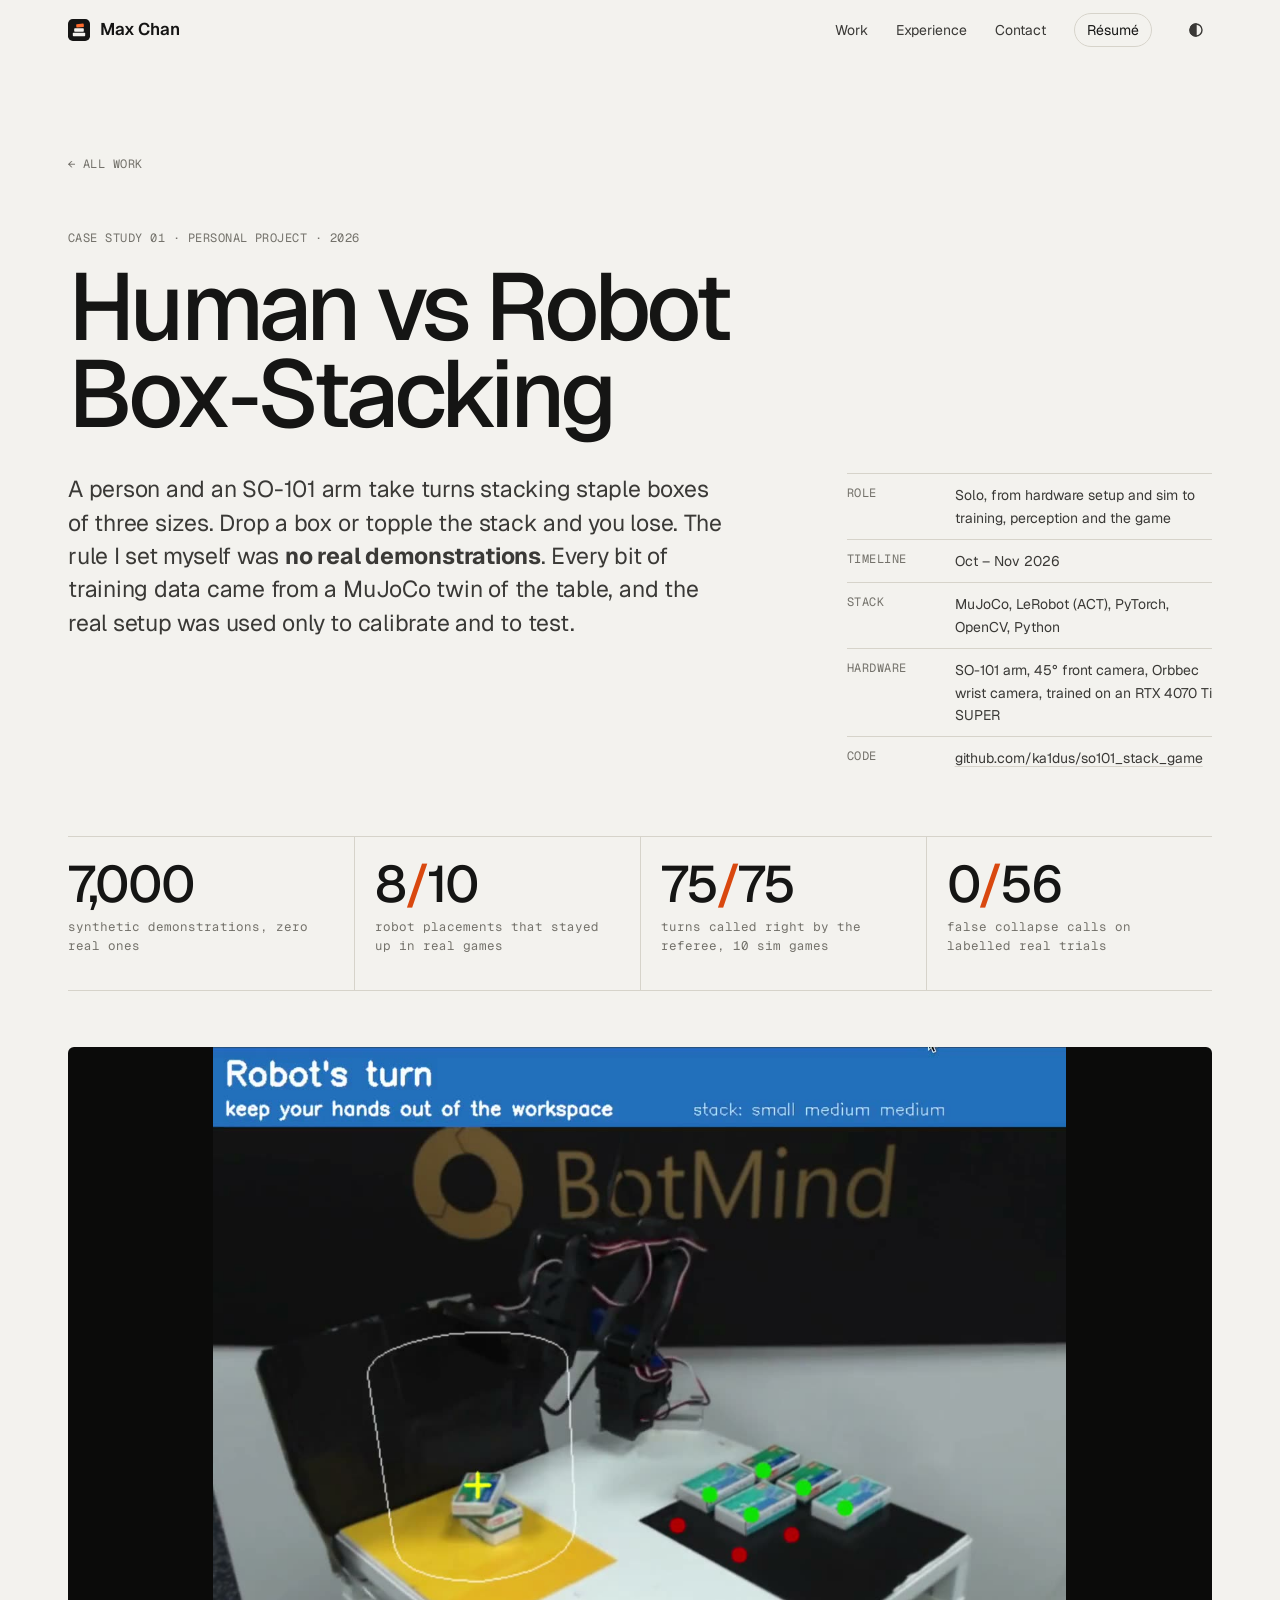
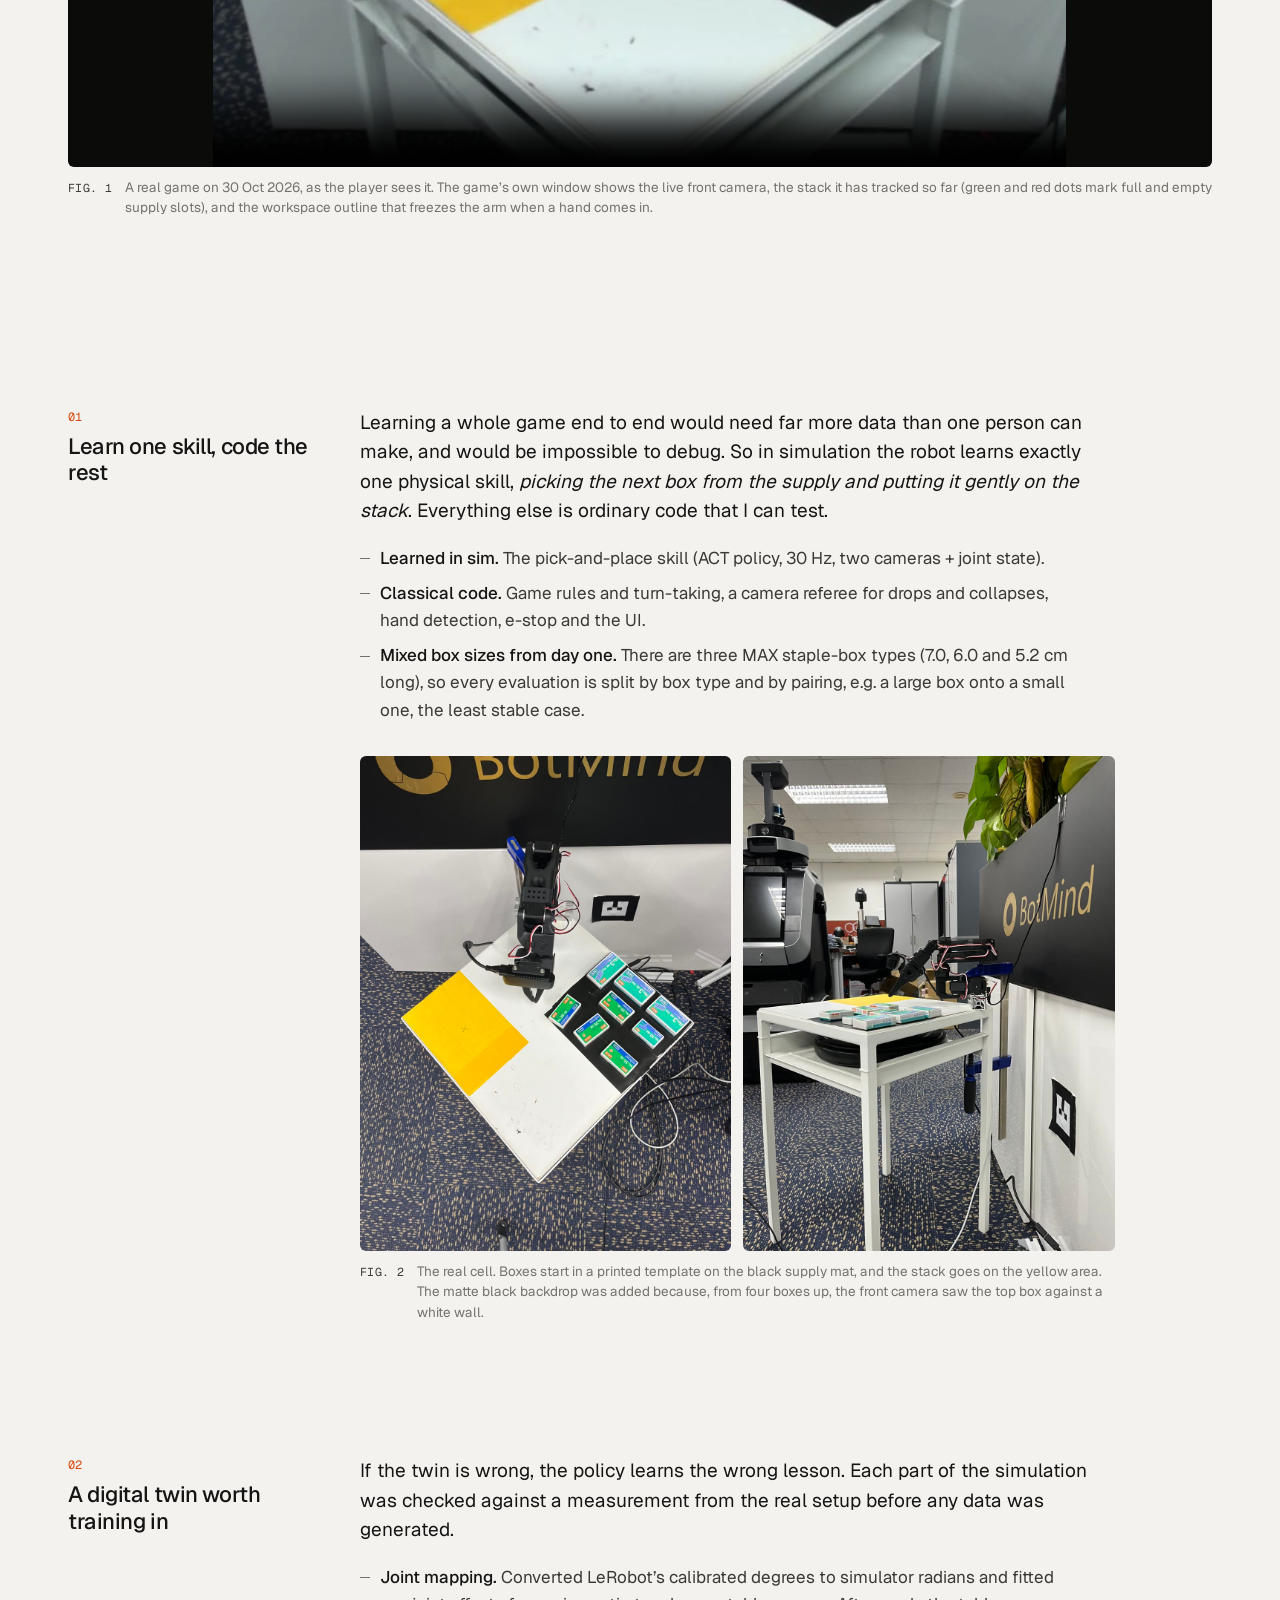
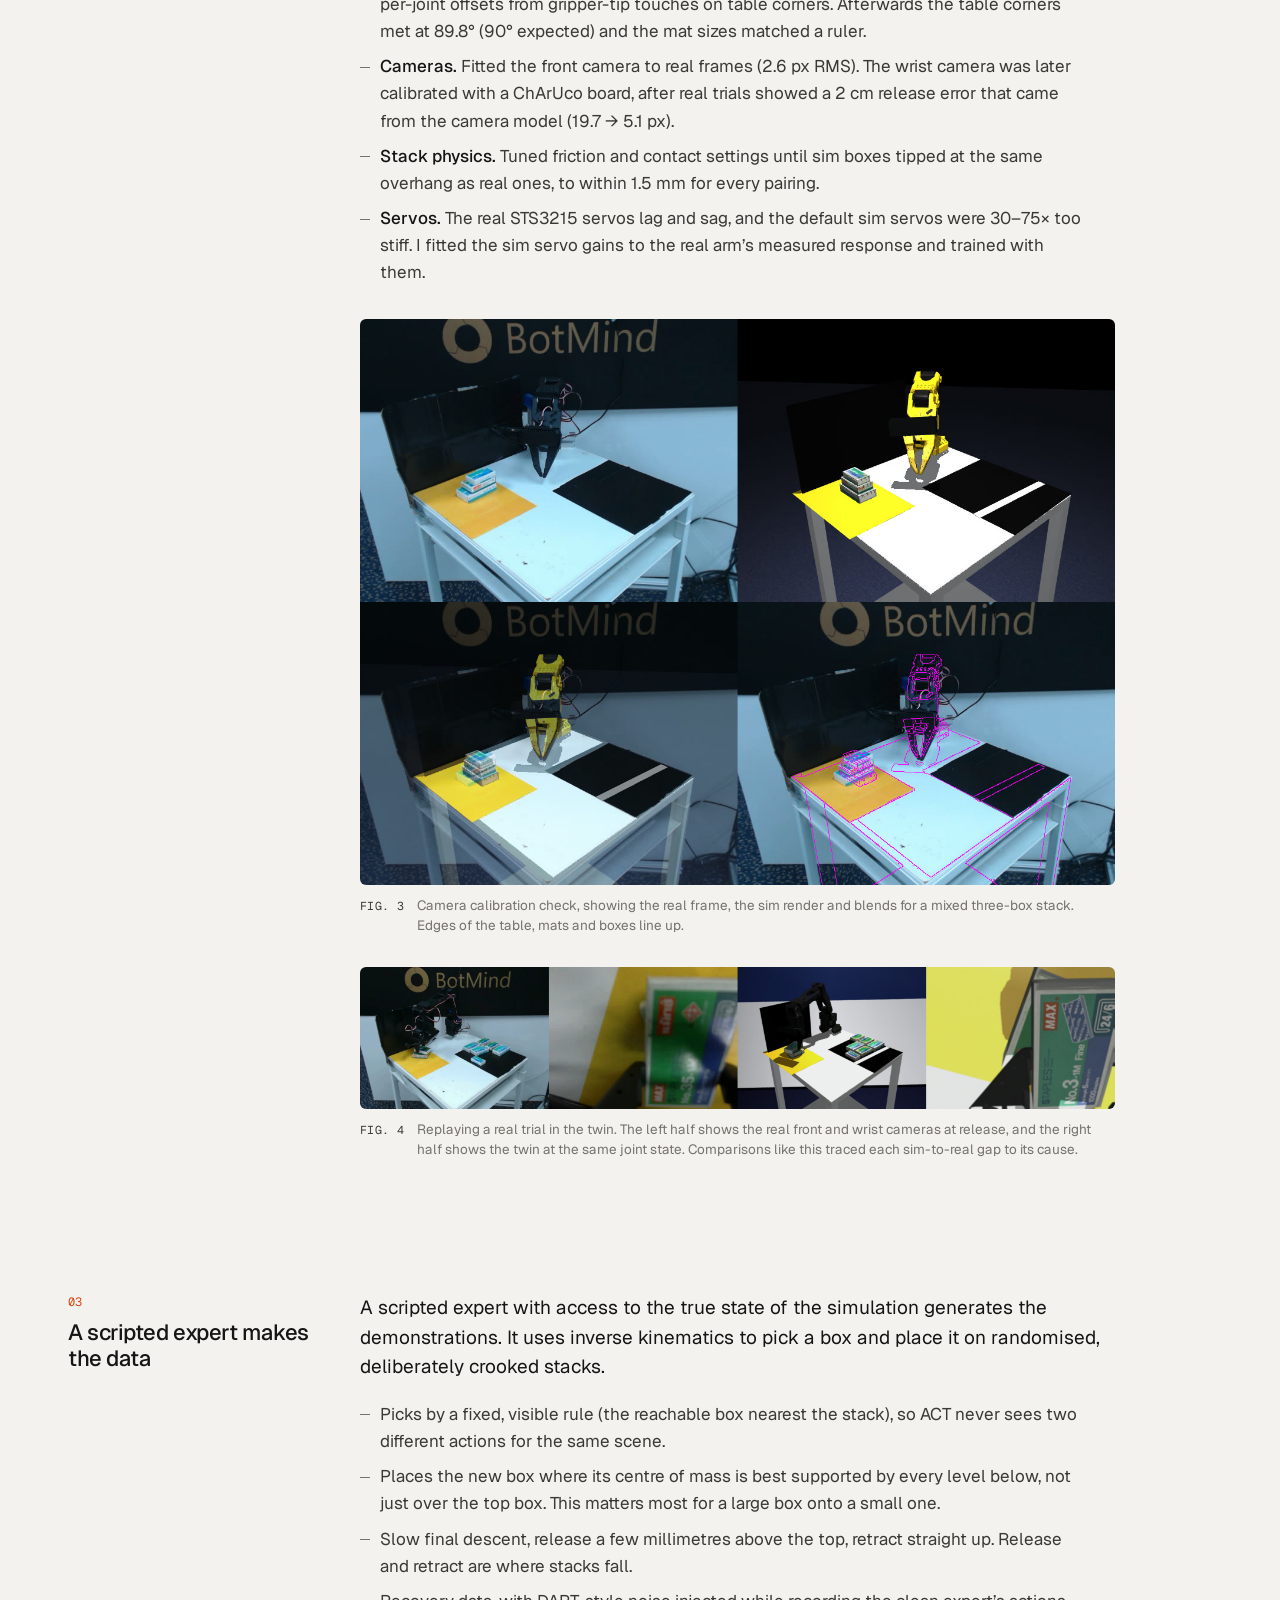
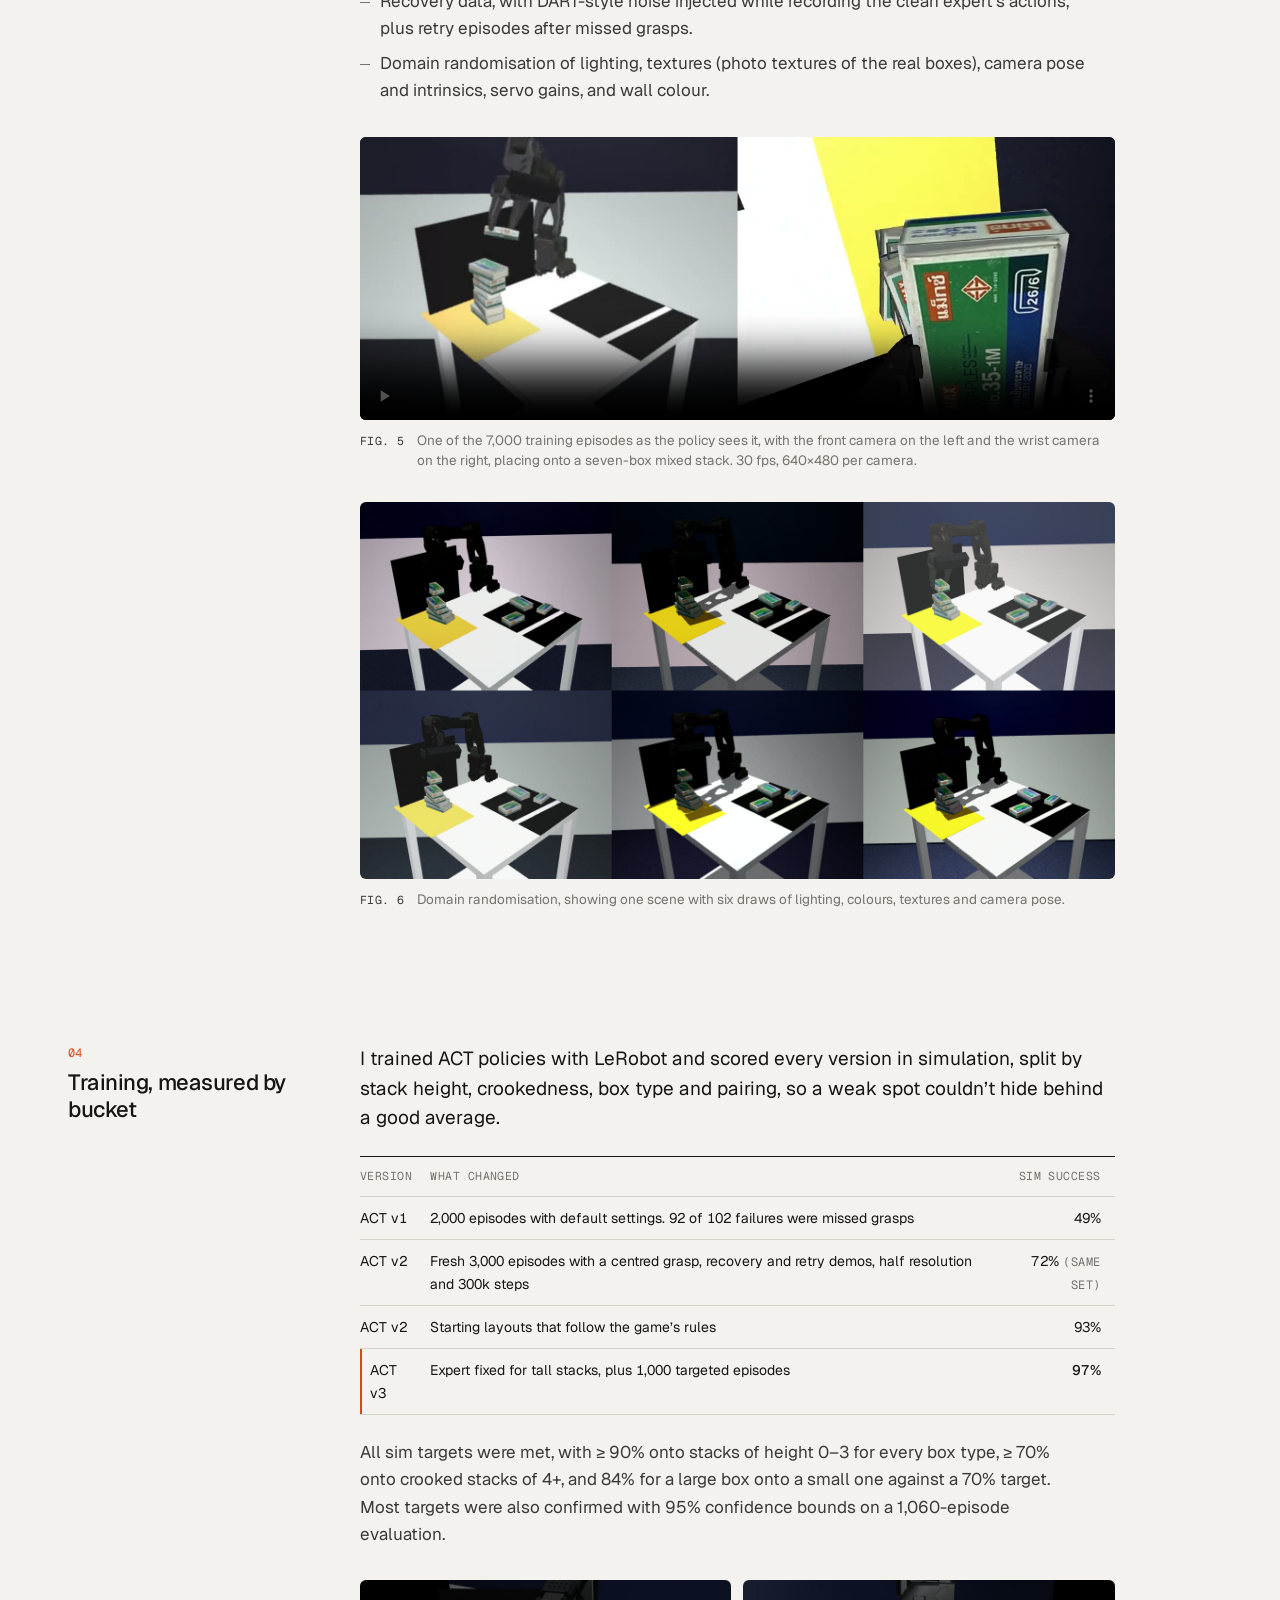
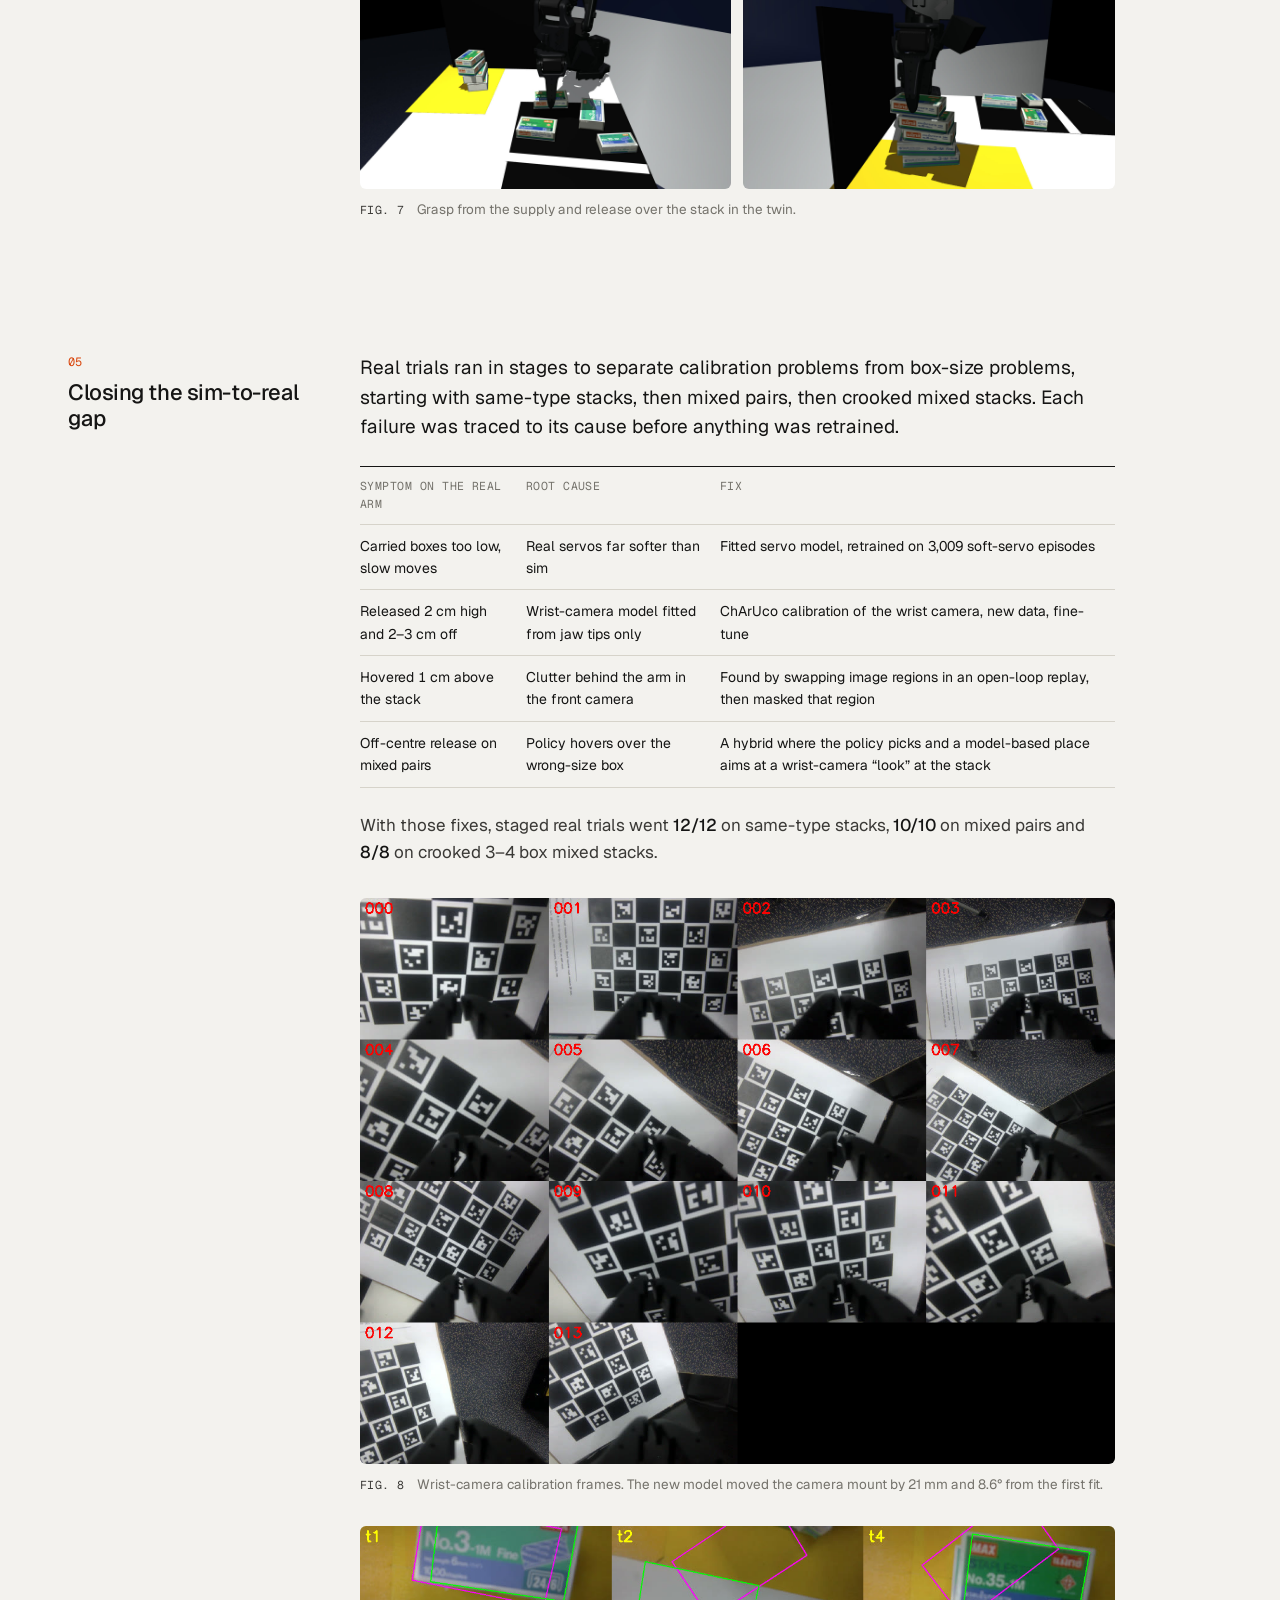
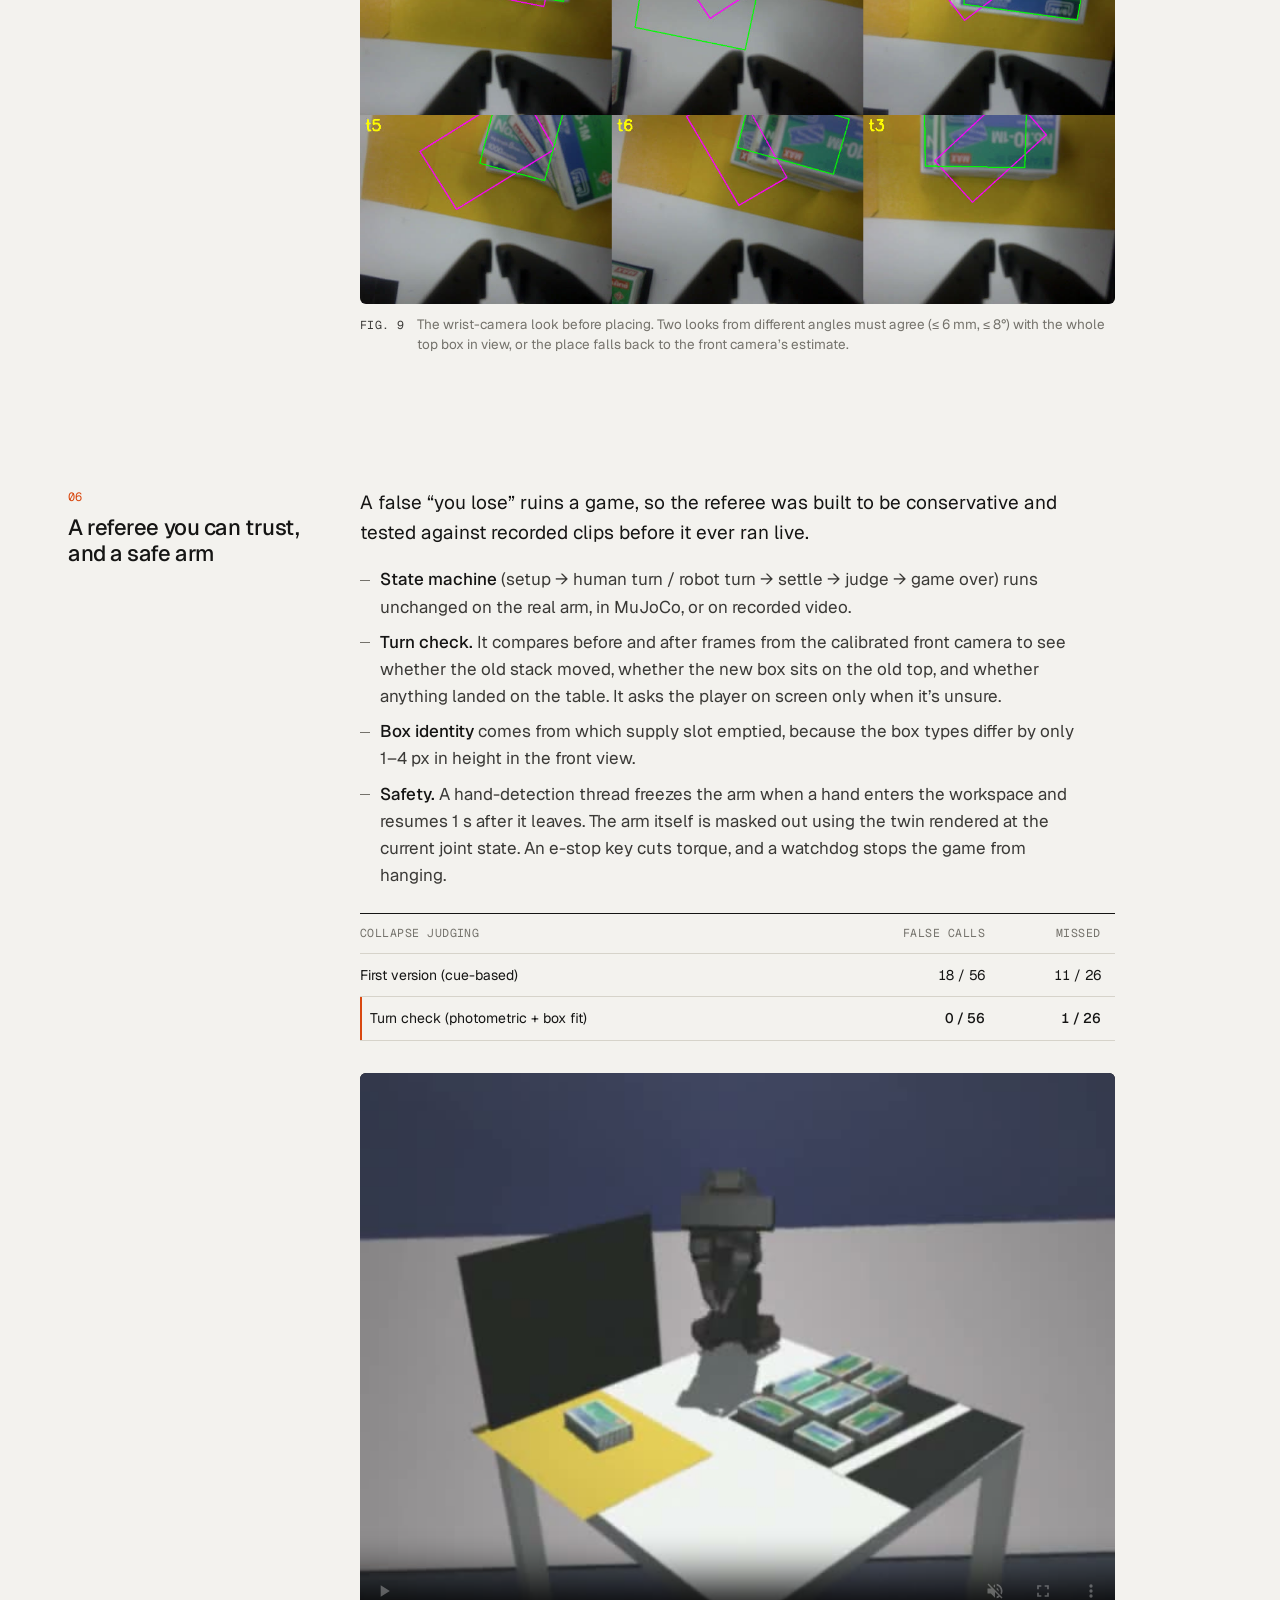
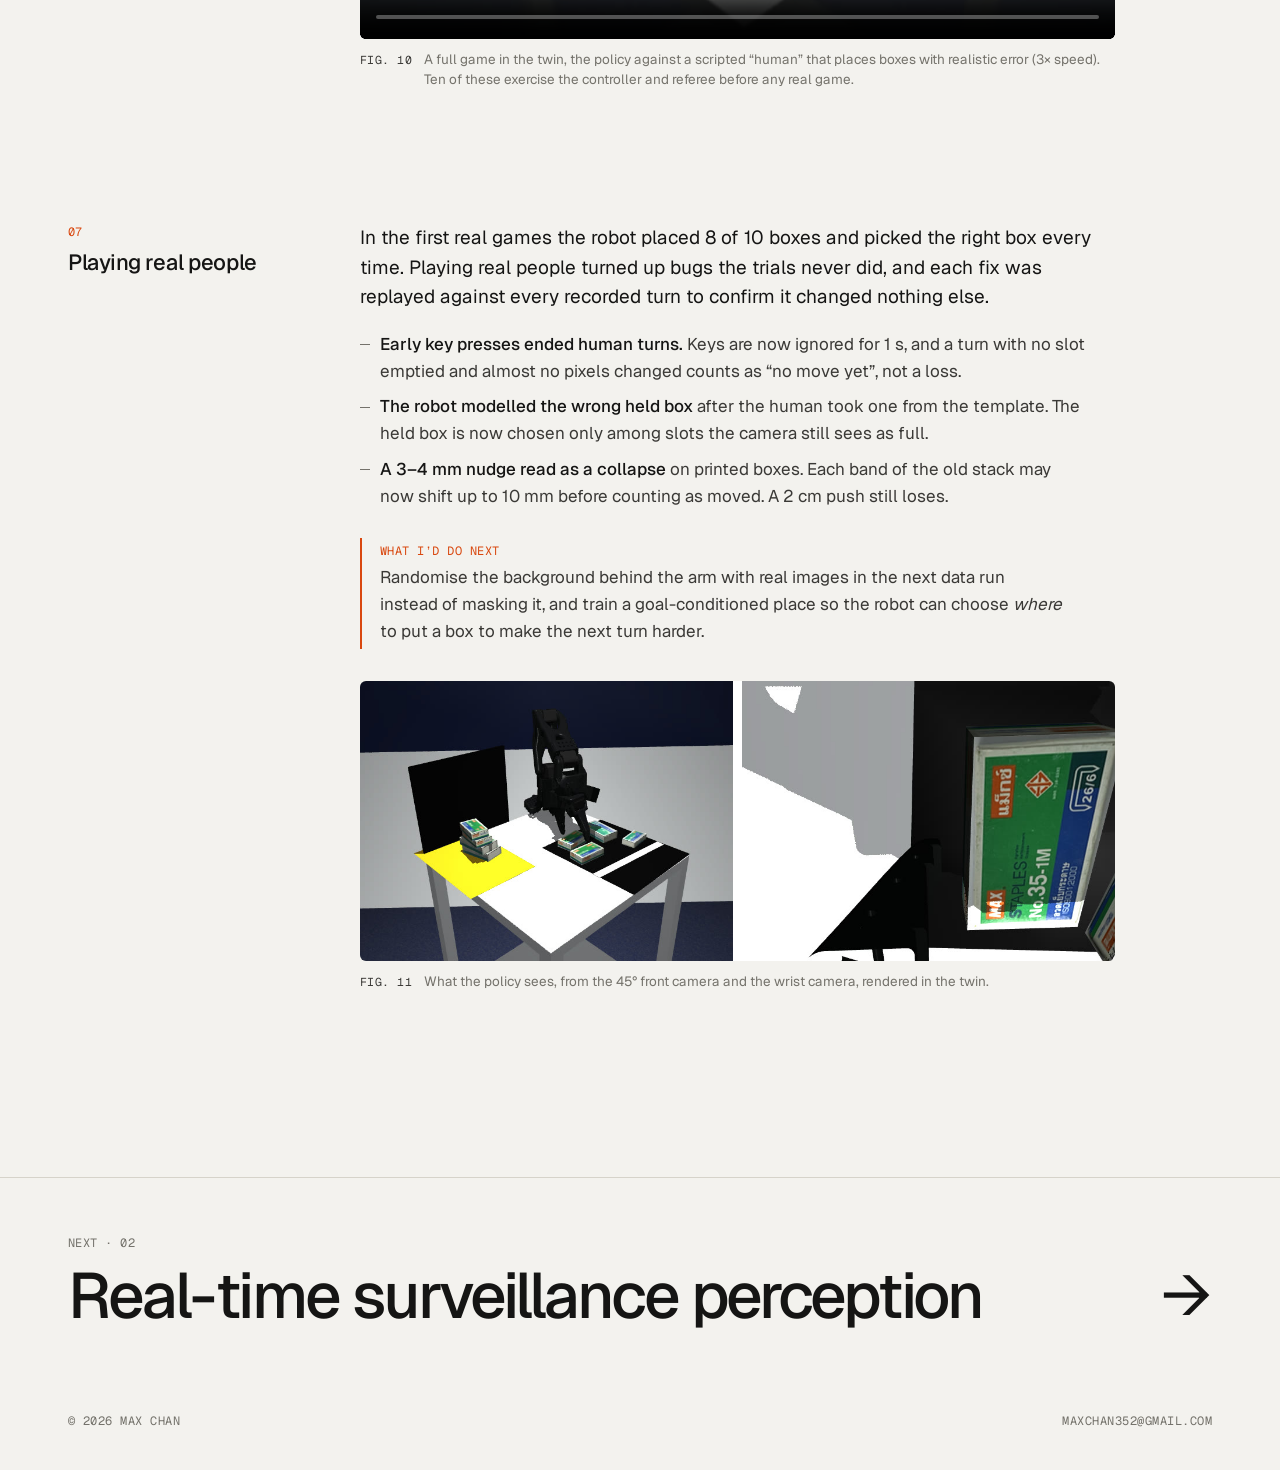
<file: work/so101-stacking-game.html>
<!doctype html>
<html lang="en" class="no-js">
<head>
  <meta charset="utf-8">
  <meta name="viewport" content="width=device-width, initial-scale=1">
  <title>Human vs Robot Box-Stacking · Max Chan</title>
  <meta name="description" content="A turn-based stacking game against an SO-101 arm whose skill was trained only in a calibrated MuJoCo digital twin, with a camera referee and a safety layer for playing next to people.">
  <meta property="og:image" content="../assets/media/so101/sim-carry.jpg">
  <link rel="icon" href="../assets/favicon.svg" type="image/svg+xml">
  <link rel="preconnect" href="https://fonts.googleapis.com">
  <link rel="preconnect" href="https://fonts.gstatic.com" crossorigin>
  <link href="https://fonts.googleapis.com/css2?family=Geist:wght@300..700&family=Geist+Mono:wght@400;500&display=swap" rel="stylesheet">
  <link rel="stylesheet" href="../assets/css/site.css">
  <script>try{var t=localStorage.getItem("theme");if(t)document.documentElement.dataset.theme=t}catch(e){}</script>
</head>
<body>
<a class="skip" href="#main">Skip to content</a>

<header class="site-header">
  <div class="wrap">
    <a class="brand" href="../" aria-label="Max Chan, home">
      <img class="brand-mark" src="../assets/favicon.svg" alt="">
      Max Chan
    </a>
    <nav class="nav" aria-label="Primary">
      <a href="../#work">Work</a>
      <a class="nav-hide" href="../#experience">Experience</a>
      <a class="nav-hide" href="../#contact">Contact</a>
      <a class="nav-cv" href="../assets/MaxChanResume.pdf">Résumé</a>
      <button class="theme-btn" type="button" aria-label="Toggle dark mode">
        <svg viewBox="0 0 16 16" fill="none" stroke="currentColor" stroke-width="1.4"><circle cx="8" cy="8" r="6"/><path d="M8 2a6 6 0 0 0 0 12z" fill="currentColor"/></svg>
      </button>
    </nav>
  </div>
</header>

<main id="main">
  <section class="cs-head">
    <div class="wrap">
      <a class="back mono" href="../#work">← All work</a>
      <p class="label" style="margin-bottom:16px">Case study 01 · Personal project · 2026</p>
      <h1>Human vs Robot Box&#8209;Stacking</h1>
      <div class="cs-intro">
        <p class="lede">
          A person and an SO-101 arm take turns stacking staple boxes of three sizes. Drop a box or topple the stack
          and you lose. The rule I set myself was <strong>no real demonstrations</strong>. Every bit of training data
          came from a MuJoCo twin of the table, and the real setup was used only to calibrate and to test.
        </p>
        <dl class="cs-facts">
          <div><dt class="label">Role</dt><dd>Solo, from hardware setup and sim to training, perception and the game</dd></div>
          <div><dt class="label">Timeline</dt><dd>Oct – Nov 2026</dd></div>
          <div><dt class="label">Stack</dt><dd>MuJoCo, LeRobot (ACT), PyTorch, OpenCV, Python</dd></div>
          <div><dt class="label">Hardware</dt><dd>SO-101 arm, 45° front camera, Orbbec wrist camera, trained on an RTX 4070 Ti SUPER</dd></div>
          <div><dt class="label">Code</dt><dd><a href="https://github.com/ka1dus/so101_stack_game">github.com/ka1dus/so101_stack_game</a></dd></div>
        </dl>
      </div>

      <div class="stats">
        <div class="stat"><div class="n">7,000</div><p class="mono">synthetic demonstrations, zero real ones</p></div>
        <div class="stat"><div class="n">8<em>/</em>10</div><p class="mono">robot placements that stayed up in real games</p></div>
        <div class="stat"><div class="n">75<em>/</em>75</div><p class="mono">turns called right by the referee, 10 sim games</p></div>
        <div class="stat"><div class="n">0<em>/</em>56</div><p class="mono">false collapse calls on labelled real trials</p></div>
      </div>

      <figure class="cs-hero">
        <div class="fig-media dark">
          <video data-autoplay muted loop playsinline preload="metadata" poster="../assets/media/so101/real-game.jpg"
                 aria-label="Screen recording of a real game with the referee overlay">
            <source src="../assets/media/so101/real-game.mp4" type="video/mp4">
          </video>
        </div>
        <figcaption><span class="mono">Fig. 1</span><span>A real game on 30 Oct 2026, as the player sees it. The game’s own window shows the live front camera, the stack it has tracked so far (green and red dots mark full and empty supply slots), and the workspace outline that freezes the arm when a hand comes in.</span></figcaption>
      </figure>
    </div>
  </section>

  <div class="wrap">
    <section class="chapter">
      <div class="chapter-side"><div class="sticky"><span class="num">01</span><h2>Learn one skill, code the rest</h2></div></div>
      <div class="chapter-body">
        <p>Learning a whole game end to end would need far more data than one person can make, and would be
          impossible to debug. So in simulation the robot learns exactly one physical skill, <em>picking the next box from the supply
          and putting it gently on the stack</em>. Everything else is ordinary code that I can test.</p>
        <ul>
          <li><strong>Learned in sim.</strong> The pick-and-place skill (ACT policy, 30 Hz, two cameras + joint state).</li>
          <li><strong>Classical code.</strong> Game rules and turn-taking, a camera referee for drops and collapses, hand detection, e-stop and the UI.</li>
          <li><strong>Mixed box sizes from day one.</strong> There are three MAX staple-box types (7.0, 6.0 and 5.2 cm long), so every evaluation is split by box type and by pairing, e.g. a large box onto a small one, the least stable case.</li>
        </ul>
        <figure>
          <div class="fig-pair tall">
            <div class="fig-media zoomable"><img src="../assets/media/so101/setup-topdown.jpg" alt="The real setup from above, with the SO-101 arm in the corner, the black supply mat holding eight boxes in a template, and the yellow stacking area" loading="lazy"></div>
            <div class="fig-media zoomable"><img src="../assets/media/so101/setup-side.jpg" alt="The real setup from the side, with the black backdrop and the front camera" loading="lazy"></div>
          </div>
          <figcaption><span class="mono">Fig. 2</span><span>The real cell. Boxes start in a printed template on the black supply mat, and the stack goes on the yellow area. The matte black backdrop was added because, from four boxes up, the front camera saw the top box against a white wall.</span></figcaption>
        </figure>
      </div>
    </section>

    <section class="chapter">
      <div class="chapter-side"><div class="sticky"><span class="num">02</span><h2>A digital twin worth training in</h2></div></div>
      <div class="chapter-body">
        <p>If the twin is wrong, the policy learns the wrong lesson. Each part of the simulation was checked against a measurement from the real setup before any data was generated.</p>
        <ul>
          <li><strong>Joint mapping.</strong> Converted LeRobot’s calibrated degrees to simulator radians and fitted per-joint offsets from gripper-tip touches on table corners. Afterwards the table corners met at 89.8° (90° expected) and the mat sizes matched a ruler.</li>
          <li><strong>Cameras.</strong> Fitted the front camera to real frames (2.6 px RMS). The wrist camera was later calibrated with a ChArUco board, after real trials showed a 2 cm release error that came from the camera model (19.7 → 5.1 px).</li>
          <li><strong>Stack physics.</strong> Tuned friction and contact settings until sim boxes tipped at the same overhang as real ones, to within 1.5 mm for every pairing.</li>
          <li><strong>Servos.</strong> The real STS3215 servos lag and sag, and the default sim servos were 30–75× too stiff. I fitted the sim servo gains to the real arm’s measured response and trained with them.</li>
        </ul>
        <figure>
          <div class="fig-media zoomable"><img src="../assets/media/so101/twin-overlay.jpg" alt="Sim and real front-camera frames of a three-box stack, side by side and blended" loading="lazy"></div>
          <figcaption><span class="mono">Fig. 3</span><span>Camera calibration check, showing the real frame, the sim render and blends for a mixed three-box stack. Edges of the table, mats and boxes line up.</span></figcaption>
        </figure>
        <figure>
          <div class="fig-media zoomable"><img src="../assets/media/so101/twin-real-sim.jpg" alt="Real front and wrist camera frames at release, next to the sim twin at the same joint state" loading="lazy"></div>
          <figcaption><span class="mono">Fig. 4</span><span>Replaying a real trial in the twin. The left half shows the real front and wrist cameras at release, and the right half shows the twin at the same joint state. Comparisons like this traced each sim-to-real gap to its cause.</span></figcaption>
        </figure>
      </div>
    </section>

    <section class="chapter">
      <div class="chapter-side"><div class="sticky"><span class="num">03</span><h2>A scripted expert makes the data</h2></div></div>
      <div class="chapter-body">
        <p>A scripted expert with access to the true state of the simulation generates the demonstrations. It uses inverse kinematics to pick a box and place it on randomised, deliberately crooked stacks.</p>
        <ul>
          <li>Picks by a fixed, visible rule (the reachable box nearest the stack), so ACT never sees two different actions for the same scene.</li>
          <li>Places the new box where its centre of mass is best supported by every level below, not just over the top box. This matters most for a large box onto a small one.</li>
          <li>Slow final descent, release a few millimetres above the top, retract straight up. Release and retract are where stacks fall.</li>
          <li>Recovery data, with DART-style noise injected while recording the clean expert’s actions, plus retry episodes after missed grasps.</li>
          <li>Domain randomisation of lighting, textures (photo textures of the real boxes), camera pose and intrinsics, servo gains, and wall colour.</li>
        </ul>
        <figure>
          <div class="fig-media dark">
            <video data-autoplay muted loop playsinline preload="none" poster="../assets/media/so101/sim-episode.jpg" aria-label="A training episode, with front and wrist camera renders as the expert places a box on a seven-box stack">
              <source src="../assets/media/so101/sim-episode.mp4" type="video/mp4">
            </video>
          </div>
          <figcaption><span class="mono">Fig. 5</span><span>One of the 7,000 training episodes as the policy sees it, with the front camera on the left and the wrist camera on the right, placing onto a seven-box mixed stack. 30 fps, 640×480 per camera.</span></figcaption>
        </figure>
        <figure>
          <div class="fig-media zoomable"><img src="../assets/media/so101/sim-randomisation.jpg" alt="Six sim renders of the same scene with different lighting, colours and camera pose" loading="lazy"></div>
          <figcaption><span class="mono">Fig. 6</span><span>Domain randomisation, showing one scene with six draws of lighting, colours, textures and camera pose.</span></figcaption>
        </figure>
      </div>
    </section>

    <section class="chapter">
      <div class="chapter-side"><div class="sticky"><span class="num">04</span><h2>Training, measured by bucket</h2></div></div>
      <div class="chapter-body">
        <p>I trained ACT policies with LeRobot and scored every version in simulation, split by stack height, crookedness, box type and pairing, so a weak spot couldn’t hide behind a good average.</p>
        <div class="table-wrap">
          <table>
            <thead><tr><th>Version</th><th>What changed</th><th class="num">Sim success</th></tr></thead>
            <tbody>
              <tr><td>ACT v1</td><td>2,000 episodes with default settings. 92 of 102 failures were missed grasps</td><td class="num">49%</td></tr>
              <tr><td>ACT v2</td><td>Fresh 3,000 episodes with a centred grasp, recovery and retry demos, half resolution and 300k steps</td><td class="num">72% <span class="mono">(same set)</span></td></tr>
              <tr><td>ACT v2</td><td>Starting layouts that follow the game’s rules</td><td class="num">93%</td></tr>
              <tr class="hl"><td>ACT v3</td><td>Expert fixed for tall stacks, plus 1,000 targeted episodes</td><td class="num"><strong>97%</strong></td></tr>
            </tbody>
          </table>
        </div>
        <p>All sim targets were met, with ≥ 90% onto stacks of height 0–3 for every box type, ≥ 70% onto crooked stacks of 4+, and 84% for a large box onto a small one against a 70% target. Most targets were also confirmed with 95% confidence bounds on a 1,060-episode evaluation.</p>
        <figure>
          <div class="fig-pair">
            <div class="fig-media zoomable"><img src="../assets/media/so101/sim-grasp.jpg" alt="Sim render of the arm grasping a box from the supply mat" loading="lazy"></div>
            <div class="fig-media zoomable"><img src="../assets/media/so101/sim-release.jpg" alt="Sim render of the arm releasing a box onto a stack" loading="lazy"></div>
          </div>
          <figcaption><span class="mono">Fig. 7</span><span>Grasp from the supply and release over the stack in the twin.</span></figcaption>
        </figure>
      </div>
    </section>

    <section class="chapter">
      <div class="chapter-side"><div class="sticky"><span class="num">05</span><h2>Closing the sim-to-real gap</h2></div></div>
      <div class="chapter-body">
        <p>Real trials ran in stages to separate calibration problems from box-size problems, starting with same-type stacks, then mixed pairs, then crooked mixed stacks. Each failure was traced to its cause before anything was retrained.</p>
        <div class="table-wrap">
          <table>
            <thead><tr><th>Symptom on the real arm</th><th>Root cause</th><th>Fix</th></tr></thead>
            <tbody>
              <tr><td>Carried boxes too low, slow moves</td><td>Real servos far softer than sim</td><td>Fitted servo model, retrained on 3,009 soft-servo episodes</td></tr>
              <tr><td>Released 2 cm high and 2–3 cm off</td><td>Wrist-camera model fitted from jaw tips only</td><td>ChArUco calibration of the wrist camera, new data, fine-tune</td></tr>
              <tr><td>Hovered 1 cm above the stack</td><td>Clutter behind the arm in the front camera</td><td>Found by swapping image regions in an open-loop replay, then masked that region</td></tr>
              <tr><td>Off-centre release on mixed pairs</td><td>Policy hovers over the wrong-size box</td><td>A hybrid where the policy picks and a model-based place aims at a wrist-camera “look” at the stack</td></tr>
            </tbody>
          </table>
        </div>
        <p>With those fixes, staged real trials went <strong>12/12</strong> on same-type stacks, <strong>10/10</strong> on mixed pairs and <strong>8/8</strong> on crooked 3–4 box mixed stacks.</p>
        <figure>
          <div class="fig-media zoomable"><img src="../assets/media/so101/charuco.jpg" alt="Grid of wrist-camera frames of a ChArUco calibration board" loading="lazy"></div>
          <figcaption><span class="mono">Fig. 8</span><span>Wrist-camera calibration frames. The new model moved the camera mount by 21 mm and 8.6° from the first fit.</span></figcaption>
        </figure>
        <figure>
          <div class="fig-media zoomable"><img src="../assets/media/so101/wrist-look.jpg" alt="Wrist-camera looks at the stack top with fitted box outlines" loading="lazy"></div>
          <figcaption><span class="mono">Fig. 9</span><span>The wrist-camera look before placing. Two looks from different angles must agree (≤ 6 mm, ≤ 8°) with the whole top box in view, or the place falls back to the front camera’s estimate.</span></figcaption>
        </figure>
      </div>
    </section>

    <section class="chapter">
      <div class="chapter-side"><div class="sticky"><span class="num">06</span><h2>A referee you can trust, and a safe arm</h2></div></div>
      <div class="chapter-body">
        <p>A false “you lose” ruins a game, so the referee was built to be conservative and tested against recorded clips before it ever ran live.</p>
        <ul>
          <li><strong>State machine</strong> (setup → human turn / robot turn → settle → judge → game over) runs unchanged on the real arm, in MuJoCo, or on recorded video.</li>
          <li><strong>Turn check.</strong> It compares before and after frames from the calibrated front camera to see whether the old stack moved, whether the new box sits on the old top, and whether anything landed on the table. It asks the player on screen only when it’s unsure.</li>
          <li><strong>Box identity</strong> comes from which supply slot emptied, because the box types differ by only 1–4 px in height in the front view.</li>
          <li><strong>Safety.</strong> A hand-detection thread freezes the arm when a hand enters the workspace and resumes 1 s after it leaves. The arm itself is masked out using the twin rendered at the current joint state. An e-stop key cuts torque, and a watchdog stops the game from hanging.</li>
        </ul>
        <div class="table-wrap">
          <table>
            <thead><tr><th>Collapse judging</th><th class="num">False calls</th><th class="num">Missed</th></tr></thead>
            <tbody>
              <tr><td>First version (cue-based)</td><td class="num">18 / 56</td><td class="num">11 / 26</td></tr>
              <tr class="hl"><td>Turn check (photometric + box fit)</td><td class="num"><strong>0 / 56</strong></td><td class="num"><strong>1 / 26</strong></td></tr>
            </tbody>
          </table>
        </div>
        <figure>
          <div class="fig-media dark">
            <video data-autoplay muted loop playsinline preload="none" poster="../assets/media/so101/sim-game.jpg" aria-label="A full game simulated in MuJoCo, sped up three times">
              <source src="../assets/media/so101/sim-game.mp4" type="video/mp4">
            </video>
          </div>
          <figcaption><span class="mono">Fig. 10</span><span>A full game in the twin, the policy against a scripted “human” that places boxes with realistic error (3× speed). Ten of these exercise the controller and referee before any real game.</span></figcaption>
        </figure>
      </div>
    </section>

    <section class="chapter">
      <div class="chapter-side"><div class="sticky"><span class="num">07</span><h2>Playing real people</h2></div></div>
      <div class="chapter-body">
        <p>In the first real games the robot placed 8 of 10 boxes and picked the right box every time. Playing real people turned up bugs the trials never did, and each fix was replayed against every recorded turn to confirm it changed nothing else.</p>
        <ul>
          <li><strong>Early key presses ended human turns.</strong> Keys are now ignored for 1 s, and a turn with no slot emptied and almost no pixels changed counts as “no move yet”, not a loss.</li>
          <li><strong>The robot modelled the wrong held box</strong> after the human took one from the template. The held box is now chosen only among slots the camera still sees as full.</li>
          <li><strong>A 3–4 mm nudge read as a collapse</strong> on printed boxes. Each band of the old stack may now shift up to 10 mm before counting as moved. A 2 cm push still loses.</li>
        </ul>
        <div class="note"><span class="label">What I’d do next</span>Randomise the background behind the arm with real images in the next data run instead of masking it, and train a goal-conditioned place so the robot can choose <em>where</em> to put a box to make the next turn harder.</div>
        <figure>
          <div class="fig-media zoomable"><img src="../assets/media/so101/sim-robot-view.jpg" alt="Sim front camera and wrist camera views side by side" loading="lazy"></div>
          <figcaption><span class="mono">Fig. 11</span><span>What the policy sees, from the 45° front camera and the wrist camera, rendered in the twin.</span></figcaption>
        </figure>
      </div>
    </section>
  </div>

  <nav class="next" aria-label="Next project">
    <div class="wrap">
      <a href="airport-perception.html">
        <div><p class="label">Next · 02</p><h2>Real-time surveillance perception</h2></div>
        <span class="arrow" aria-hidden="true">→</span>
      </a>
    </div>
  </nav>
</main>

<footer class="site-footer">
  <div class="wrap mono">
    <span>© 2026 Max Chan</span>
    <a href="mailto:maxchan352@gmail.com" style="text-decoration:none">maxchan352@gmail.com</a>
  </div>
</footer>

<script src="../assets/js/site.js" defer></script>
</body>
</html>
</file>
<file: assets/css/site.css>
/* ---------------------------------------------------------------
   Max Chan: portfolio
   One stylesheet. Tokens first, then layout, then components.
---------------------------------------------------------------- */

:root {
  --bg: #f3f2ee;
  --surface: #eae8e2;
  --surface-2: #e2dfd7;
  --ink: #151514;
  --ink-2: #3a3936;
  --muted: #74726b;
  --rule: #d6d3ca;
  --accent: #d9480f;
  --accent-soft: rgba(217, 72, 15, 0.1);
  --maxw: 1240px;
  --gutter: clamp(16px, 4vw, 48px);
  --radius: 6px;
  --font: "Geist", ui-sans-serif, system-ui, -apple-system, "Segoe UI", sans-serif;
  --mono: "Geist Mono", ui-monospace, "SF Mono", Menlo, monospace;
  color-scheme: light;
}

@media (prefers-color-scheme: dark) {
  :root:not([data-theme="light"]) {
    --bg: #0f0f0e;
    --surface: #181816;
    --surface-2: #21201d;
    --ink: #eeede8;
    --ink-2: #c8c6bf;
    --muted: #8a8880;
    --rule: #2b2a27;
    --accent: #ff6b2c;
    --accent-soft: rgba(255, 107, 44, 0.12);
    color-scheme: dark;
  }
}
:root[data-theme="dark"] {
  --bg: #0f0f0e;
  --surface: #181816;
  --surface-2: #21201d;
  --ink: #eeede8;
  --ink-2: #c8c6bf;
  --muted: #8a8880;
  --rule: #2b2a27;
  --accent: #ff6b2c;
  --accent-soft: rgba(255, 107, 44, 0.12);
  color-scheme: dark;
}

*, *::before, *::after { box-sizing: border-box; }
html { -webkit-text-size-adjust: 100%; scroll-behavior: smooth; }
@media (prefers-reduced-motion: reduce) { html { scroll-behavior: auto; } }

body {
  margin: 0;
  background: var(--bg);
  color: var(--ink);
  font-family: var(--font);
  font-size: 17px;
  line-height: 1.6;
  font-feature-settings: "ss01", "cv11";
  -webkit-font-smoothing: antialiased;
  overflow-x: hidden;
}

img, video, svg { display: block; max-width: 100%; }
a { color: inherit; }
p { margin: 0 0 1em; }
h1, h2, h3, h4 { margin: 0; font-weight: 500; letter-spacing: -0.02em; line-height: 1.1; }
::selection { background: var(--accent); color: #fff; }

:focus-visible { outline: 2px solid var(--accent); outline-offset: 3px; border-radius: 2px; }

.wrap { max-width: var(--maxw); margin: 0 auto; padding: 0 var(--gutter); }

.mono, .label {
  font-family: var(--mono);
  font-size: 12px;
  letter-spacing: 0.04em;
  text-transform: uppercase;
  color: var(--muted);
  line-height: 1.5;
}

.skip { position: absolute; left: -9999px; }
.skip:focus { left: 16px; top: 16px; z-index: 100; background: var(--ink); color: var(--bg); padding: 8px 12px; }

/* ---------- header ---------- */

.site-header {
  position: sticky; top: 0; z-index: 20;
  background: color-mix(in srgb, var(--bg) 88%, transparent);
  backdrop-filter: saturate(1.2) blur(10px);
  -webkit-backdrop-filter: saturate(1.2) blur(10px);
  border-bottom: 1px solid transparent;
  transition: border-color .2s;
}
.site-header.scrolled { border-bottom-color: var(--rule); }
.site-header .wrap { display: flex; align-items: center; justify-content: space-between; height: 60px; gap: 16px; }
.brand { text-decoration: none; font-weight: 600; letter-spacing: -0.01em; display: flex; align-items: center; gap: 10px; }
.brand-mark { width: 22px; height: 22px; }
.nav { display: flex; align-items: center; gap: 28px; }
.nav a { text-decoration: none; font-size: 14px; color: var(--ink-2); }
.nav a:hover { color: var(--ink); }
.nav .nav-cv { border: 1px solid var(--rule); padding: 5px 12px; border-radius: 999px; color: var(--ink); }
.nav .nav-cv:hover { border-color: var(--ink); }
.theme-btn {
  appearance: none; border: 0; background: none; color: var(--ink-2); cursor: pointer;
  width: 32px; height: 32px; display: grid; place-items: center; border-radius: 50%;
}
.theme-btn:hover { background: var(--surface); color: var(--ink); }
.theme-btn svg { width: 16px; height: 16px; }
@media (max-width: 720px) {
  .nav .nav-hide { display: none; }
  .nav { gap: 16px; }
}

/* ---------- hero ---------- */

.hero { padding: clamp(56px, 10vw, 120px) 0 clamp(40px, 6vw, 72px); }
.hero-grid { display: grid; grid-template-columns: repeat(12, 1fr); gap: 24px; align-items: end; }
.hero h1 {
  grid-column: 1 / -1;
  font-size: clamp(56px, 11vw, 148px);
  font-weight: 500;
  letter-spacing: -0.055em;
  line-height: 0.88;
  margin-bottom: clamp(28px, 4vw, 48px);
}
.hero-lede { grid-column: 1 / span 7; font-size: clamp(19px, 1.9vw, 24px); line-height: 1.45; color: var(--ink-2); margin: 0; letter-spacing: -0.01em; }
.hero-lede strong { color: var(--ink); font-weight: 500; }
.hero-meta { grid-column: 9 / -1; display: grid; gap: 14px; }
.hero-meta div { border-top: 1px solid var(--rule); padding-top: 10px; display: flex; justify-content: space-between; gap: 12px; font-size: 14px; }
.hero-meta dt { margin: 0; }
.hero-meta dd { margin: 0; text-align: right; }
.hero-meta a { text-decoration: none; }
.hero-meta a:hover { color: var(--accent); }
.dot { display: inline-block; width: 7px; height: 7px; border-radius: 50%; background: var(--accent); margin-right: 8px; vertical-align: 1px; }
@media (max-width: 860px) {
  .hero-lede, .hero-meta { grid-column: 1 / -1; }
}

/* ---------- featured media ---------- */

.feature { padding-bottom: clamp(64px, 9vw, 120px); }
.feature-frame {
  position: relative; overflow: hidden; border-radius: var(--radius);
  background: #0b0b0a; aspect-ratio: 16 / 9;
}
.feature-frame video { width: 100%; height: 100%; object-fit: cover; }
.feature-bar {
  display: grid; grid-template-columns: 1fr auto; gap: 16px; align-items: baseline;
  padding-top: 14px;
}
.feature-bar a { font-size: 15px; text-decoration: none; color: var(--ink); white-space: nowrap; }
.feature-bar a:hover { color: var(--accent); }
.feature-bar a span { display: inline-block; transition: transform .2s; }
.feature-bar a:hover span { transform: translateX(3px); }

/* ---------- section heads ---------- */

.section { padding: clamp(64px, 9vw, 120px) 0; border-top: 1px solid var(--rule); }
.section-head { display: grid; grid-template-columns: repeat(12, 1fr); gap: 24px; margin-bottom: clamp(32px, 5vw, 56px); align-items: baseline; }
.section-head .label { grid-column: 1 / span 3; }
.section-head h2 { grid-column: 4 / -1; font-size: clamp(30px, 4vw, 48px); letter-spacing: -0.035em; }
@media (max-width: 860px) {
  .section-head .label, .section-head h2 { grid-column: 1 / -1; }
  .section-head { gap: 10px; }
}

/* ---------- work list ---------- */

.work-list { list-style: none; margin: 0; padding: 0; border-top: 1px solid var(--rule); }
.work-item { border-bottom: 1px solid var(--rule); }
.work-link {
  display: grid; grid-template-columns: repeat(12, 1fr); gap: 24px;
  padding: 28px 0; text-decoration: none; color: inherit; align-items: start;
}
.work-idx { grid-column: 1 / span 1; padding-top: 6px; }
.work-body { grid-column: 2 / span 6; }
.work-body h3 { font-size: clamp(24px, 2.6vw, 34px); letter-spacing: -0.03em; margin-bottom: 10px; display: flex; align-items: baseline; gap: 10px; }
.work-body h3 .arrow { font-size: .7em; color: var(--muted); transition: transform .2s, color .2s; }
.work-link[href]:hover h3 .arrow { transform: translate(3px, -3px); color: var(--accent); }
.work-body p { color: var(--ink-2); margin-bottom: 14px; max-width: 52ch; }
.work-meta { display: flex; gap: 8px 18px; flex-wrap: wrap; }
.work-thumb { grid-column: 8 / -1; }
.thumb {
  position: relative; aspect-ratio: 16 / 10; border-radius: var(--radius); overflow: hidden;
  background: var(--surface);
}
.thumb video, .thumb img { width: 100%; height: 100%; object-fit: cover; transition: transform .6s cubic-bezier(.2,.7,.2,1); }
.work-link[href]:hover .thumb video, .work-link[href]:hover .thumb img { transform: scale(1.025); }
.thumb-tag {
  position: absolute; left: 10px; bottom: 10px; z-index: 2;
  background: rgba(15, 15, 14, .72); color: #f3f2ee; padding: 3px 8px; border-radius: 4px;
  font-family: var(--mono); font-size: 11px; letter-spacing: .04em; text-transform: uppercase;
}
@media (max-width: 860px) {
  .work-link { grid-template-columns: 1fr; gap: 14px; }
  .work-idx, .work-body, .work-thumb { grid-column: 1 / -1; }
  .work-thumb { order: -1; }
  .work-idx { display: none; }
}

/* data-driven thumbnails for work without footage yet */
.thumb-data { display: grid; padding: clamp(16px, 2.4vw, 28px); align-content: space-between; height: 100%; }
.thumb-data .big { font-size: clamp(40px, 5.4vw, 72px); font-weight: 500; letter-spacing: -0.05em; line-height: 1; }
.thumb-data .big small { font-size: .35em; letter-spacing: 0; color: var(--muted); margin-left: 6px; font-weight: 400; }
.bars { display: grid; gap: 7px; }
.bars .row { display: grid; grid-template-columns: 76px 1fr 44px; gap: 10px; align-items: center; font-family: var(--mono); font-size: 11px; color: var(--muted); }
.bars .track { height: 7px; background: var(--surface-2); border-radius: 2px; position: relative; overflow: hidden; }
.bars .fill { position: absolute; inset: 0 auto 0 0; background: var(--ink); border-radius: 2px; }
.bars .fill.accent { background: var(--accent); }

.chat-mini { display: grid; gap: 8px; padding: clamp(16px, 2.4vw, 28px); align-content: center; height: 100%; }
.chat-mini .b { max-width: 82%; padding: 9px 12px; border-radius: 10px; font-size: 13px; line-height: 1.4; }
.chat-mini .q { justify-self: end; background: var(--ink); color: var(--bg); border-bottom-right-radius: 3px; }
.chat-mini .a { background: var(--bg); border: 1px solid var(--rule); border-bottom-left-radius: 3px; }
.chat-mini .a .mono { display: block; margin-top: 6px; font-size: 10px; text-transform: none; }

/* step list thumbnail */
.flow-mini { list-style: none; margin: 0; padding: clamp(16px, 2.4vw, 28px); height: 100%; display: grid; align-content: center; gap: 0; }
.flow-mini li { display: grid; grid-template-columns: 36px 1fr auto; align-items: baseline; gap: 8px; padding: 11px 0; border-bottom: 1px solid var(--rule); font-size: 15px; }
.flow-mini li:last-child { border-bottom: 0; }
.flow-mini .mono { color: var(--accent); }
.flow-mini em { font-style: normal; font-family: var(--mono); font-size: 11px; color: var(--muted); border: 1px solid var(--rule); border-radius: 999px; padding: 1px 8px; }

/* ---------- experience ---------- */

.xp { border-top: 1px solid var(--rule); }
.xp-row { display: grid; grid-template-columns: repeat(12, 1fr); gap: 24px; padding: 32px 0; border-bottom: 1px solid var(--rule); }
.xp-when { grid-column: 1 / span 3; }
.xp-what { grid-column: 4 / span 6; }
.xp-what h3 { font-size: 22px; letter-spacing: -0.02em; margin-bottom: 4px; }
.xp-what .role { color: var(--muted); margin-bottom: 16px; }
.xp-what ul { margin: 0; padding: 0; list-style: none; display: grid; gap: 10px; }
.xp-what li { position: relative; padding-left: 20px; color: var(--ink-2); }
.xp-what li::before { content: ""; position: absolute; left: 0; top: .78em; width: 10px; height: 1px; background: var(--muted); }
.xp-what li a { text-decoration-color: var(--rule); text-underline-offset: 3px; }
.xp-what li a:hover { text-decoration-color: var(--accent); }
.xp-side { grid-column: 10 / -1; display: flex; flex-wrap: wrap; gap: 6px; align-content: start; }
@media (max-width: 860px) {
  .xp-row { grid-template-columns: 1fr; gap: 8px; }
  .xp-when, .xp-what, .xp-side { grid-column: 1 / -1; }
  .xp-side { margin-top: 12px; }
}

.chip {
  font-family: var(--mono); font-size: 11.5px; letter-spacing: .02em;
  border: 1px solid var(--rule); border-radius: 999px; padding: 3px 10px; color: var(--ink-2);
  white-space: nowrap;
}

/* ---------- skills ---------- */

.skills { display: grid; grid-template-columns: repeat(4, 1fr); gap: 24px; }
.skills h3 { font-size: 15px; font-weight: 500; letter-spacing: 0; padding-bottom: 12px; border-bottom: 1px solid var(--rule); margin-bottom: 14px; }
.skills ul { list-style: none; margin: 0; padding: 0; display: grid; gap: 6px; color: var(--ink-2); font-size: 15px; }
@media (max-width: 860px) { .skills { grid-template-columns: repeat(2, 1fr); gap: 32px 20px; } }

/* ---------- contact / footer ---------- */

.contact { padding: clamp(80px, 12vw, 160px) 0 clamp(40px, 6vw, 64px); border-top: 1px solid var(--rule); }
.contact h2 { font-size: clamp(40px, 7vw, 96px); letter-spacing: -0.05em; line-height: .95; margin-bottom: 32px; }
.contact h2 a { text-decoration: none; border-bottom: 2px solid var(--rule); transition: border-color .2s, color .2s; overflow-wrap: anywhere; }
.contact h2 a:hover { border-color: var(--accent); color: var(--accent); }
.contact-links { display: flex; flex-wrap: wrap; gap: 12px 28px; }
.contact-links a { text-decoration: none; font-size: 15px; }
.contact-links a:hover { color: var(--accent); }
.site-footer { padding: 28px 0 40px; }
.site-footer .wrap { display: flex; justify-content: space-between; gap: 16px; flex-wrap: wrap; }

/* ---------- case study ---------- */

.cs-head { padding: clamp(40px, 7vw, 88px) 0 clamp(32px, 5vw, 56px); }
.back { text-decoration: none; display: inline-flex; gap: 8px; margin-bottom: clamp(28px, 5vw, 56px); }
.back:hover { color: var(--accent); }
.cs-head h1 { font-size: clamp(42px, 7.4vw, 104px); letter-spacing: -0.05em; line-height: .92; max-width: 14ch; margin-bottom: clamp(24px, 3vw, 36px); }
.cs-intro { display: grid; grid-template-columns: repeat(12, 1fr); gap: 24px; }
.cs-intro .lede { grid-column: 1 / span 7; font-size: clamp(19px, 1.8vw, 23px); line-height: 1.45; color: var(--ink-2); letter-spacing: -0.01em; margin: 0; }
.cs-facts { grid-column: 9 / -1; margin: 0; display: grid; gap: 0; }
.cs-facts div { display: grid; grid-template-columns: 96px 1fr; gap: 12px; padding: 10px 0; border-top: 1px solid var(--rule); font-size: 14px; }
.cs-facts dt { margin: 0; }
.cs-facts dd { margin: 0; color: var(--ink-2); }
.cs-facts a { text-underline-offset: 3px; text-decoration-color: var(--rule); }
.cs-facts a:hover { color: var(--accent); text-decoration-color: var(--accent); }
@media (max-width: 860px) { .cs-intro .lede, .cs-facts { grid-column: 1 / -1; } }

.stats { display: grid; grid-template-columns: repeat(4, 1fr); border-top: 1px solid var(--rule); border-bottom: 1px solid var(--rule); margin: clamp(32px, 5vw, 56px) 0 0; }
.stat { padding: 22px 20px 22px 0; }
.stat + .stat { padding-left: 20px; border-left: 1px solid var(--rule); }
.stat .n { font-size: clamp(32px, 4vw, 52px); letter-spacing: -0.045em; line-height: 1; font-weight: 500; margin-bottom: 8px; }
.stat .n em { font-style: normal; color: var(--accent); }
.stat .mono { text-transform: none; letter-spacing: 0; font-size: 12.5px; }
@media (max-width: 860px) {
  .stats { grid-template-columns: repeat(2, 1fr); }
  .stat:nth-child(3) { padding-left: 0; border-left: 0; }
  .stat:nth-child(n+3) { border-top: 1px solid var(--rule); }
}

.cs-hero { margin-top: clamp(32px, 5vw, 56px); }

.chapter { display: grid; grid-template-columns: repeat(12, 1fr); gap: 24px; padding: clamp(56px, 8vw, 104px) 0 0; }
.chapter-side { grid-column: 1 / span 3; }
.chapter-side .sticky { position: sticky; top: 84px; }
.chapter-side .num { font-family: var(--mono); font-size: 12px; color: var(--accent); display: block; margin-bottom: 6px; }
.chapter-side h2 { font-size: 22px; letter-spacing: -0.02em; line-height: 1.2; }
.chapter-body { grid-column: 4 / span 8; }
.chapter-body > p, .chapter-body > ul { max-width: 66ch; color: var(--ink-2); }
.chapter-body > p:first-child { font-size: 19px; color: var(--ink); line-height: 1.55; }
.chapter-body h3 { font-size: 17px; font-weight: 600; letter-spacing: -0.01em; margin: 32px 0 10px; }
.chapter-body ul { padding-left: 0; list-style: none; display: grid; gap: 8px; }
.chapter-body ul li { position: relative; padding-left: 20px; }
.chapter-body ul li::before { content: ""; position: absolute; left: 0; top: .8em; width: 10px; height: 1px; background: var(--muted); }
.chapter-body strong { color: var(--ink); font-weight: 500; }
.chapter-body code { font-family: var(--mono); font-size: .86em; background: var(--surface); padding: 1px 5px; border-radius: 3px; }
@media (max-width: 860px) {
  .chapter { grid-template-columns: 1fr; gap: 16px; }
  .chapter-side, .chapter-body { grid-column: 1 / -1; }
  .chapter-side .sticky { position: static; }
}

/* figures */
figure { margin: 32px 0; }
figure.wide { margin-left: 0; margin-right: 0; }
.fig-media { border-radius: var(--radius); overflow: hidden; background: var(--surface); }
.fig-media img, .fig-media video { width: 100%; height: auto; }
.fig-media.dark { background: #0b0b0a; }
figcaption { display: grid; grid-template-columns: auto 1fr; gap: 12px; padding-top: 10px; font-size: 13.5px; color: var(--muted); line-height: 1.5; }
figcaption .mono { font-size: 11.5px; padding-top: 2px; color: var(--ink-2); }
.fig-pair { display: grid; grid-template-columns: 1fr 1fr; gap: 12px; }
.fig-pair.tall { align-items: start; }
@media (max-width: 640px) { .fig-pair { grid-template-columns: 1fr; } }
.fig-media.zoomable { cursor: zoom-in; }

/* full-bleed band inside a case study */
.band { margin: clamp(56px, 8vw, 104px) 0 0; }

/* tables */
.table-wrap { overflow-x: auto; margin: 24px 0; border-top: 1px solid var(--ink); }
table { border-collapse: collapse; width: 100%; font-size: 14px; font-variant-numeric: tabular-nums; }
th, td { text-align: left; padding: 10px 14px 10px 0; border-bottom: 1px solid var(--rule); vertical-align: top; }
th { font-family: var(--mono); font-weight: 400; font-size: 11.5px; letter-spacing: .04em; text-transform: uppercase; color: var(--muted); }
td.num, th.num { text-align: right; }
td strong { font-weight: 600; }
tr.hl td { color: var(--ink); }
tr.hl td:first-child { box-shadow: inset 2px 0 0 var(--accent); padding-left: 10px; }

/* diagrams */
.diagram { background: var(--surface); border-radius: var(--radius); padding: clamp(16px, 3vw, 32px); }
.diagram svg { width: 100%; height: auto; }
.diagram .box { fill: var(--bg); stroke: var(--rule); }
.diagram .box-ink { fill: var(--ink); }
.diagram .box-accent { fill: var(--accent-soft); stroke: var(--accent); }
.diagram .t { fill: var(--ink); font-family: var(--font); font-size: 14px; }
.diagram .t-inv { fill: var(--bg); font-family: var(--font); font-size: 14px; }
.diagram .t-s { fill: var(--muted); font-family: var(--mono); font-size: 11px; }
.diagram .t-acc { fill: var(--accent); font-family: var(--mono); font-size: 11px; }
.diagram .ln { stroke: var(--muted); stroke-width: 1.2; fill: none; }
.diagram .ln-acc { stroke: var(--accent); stroke-width: 1.4; fill: none; }
.diagram .arrowhead { fill: var(--muted); }

/* bar chart */
.chart { display: grid; gap: 16px; }
.chart-legend { display: flex; gap: 20px; flex-wrap: wrap; }
.chart-legend span { display: inline-flex; align-items: center; gap: 8px; }
.chart-legend i { width: 10px; height: 10px; border-radius: 2px; display: inline-block; }
.chart-row { display: grid; grid-template-columns: minmax(120px, 190px) 1fr; gap: 16px; align-items: center; }
.chart-row .name { font-size: 14px; }
.chart-row .name .mono { display: block; text-transform: none; letter-spacing: 0; font-size: 11.5px; }
.chart-bars { display: grid; gap: 4px; }
.chart-bar { display: grid; grid-template-columns: 1fr 64px; gap: 10px; align-items: center; }
.chart-bar .track { height: 12px; position: relative; }
.chart-bar .fill { position: absolute; inset: 0 auto 0 0; border-radius: 2px; background: var(--muted); opacity: .45; }
.chart-bar.trt .fill { background: var(--accent); opacity: 1; }
.chart-bar .v { font-family: var(--mono); font-size: 12px; color: var(--ink-2); text-align: right; font-variant-numeric: tabular-nums; }
@media (max-width: 640px) { .chart-row { grid-template-columns: 1fr; gap: 6px; } }

/* callout */
.note {
  border-left: 2px solid var(--accent); padding: 4px 0 4px 18px; margin: 28px 0;
  color: var(--ink-2); max-width: 64ch;
}
.note .label { display: block; margin-bottom: 4px; color: var(--accent); }

/* transcript */
.transcript { display: grid; gap: 12px; background: var(--surface); padding: clamp(16px, 3vw, 28px); border-radius: var(--radius); }
.transcript .msg { max-width: 78%; padding: 12px 16px; border-radius: 12px; font-size: 15px; line-height: 1.5; }
.transcript .you { justify-self: end; background: var(--ink); color: var(--bg); border-bottom-right-radius: 4px; }
.transcript .bot { background: var(--bg); border: 1px solid var(--rule); border-bottom-left-radius: 4px; }
.transcript .bot .mono { display: block; margin-top: 8px; text-transform: none; letter-spacing: 0; font-size: 11.5px; }
.transcript .bot.esc { border-color: var(--accent); }
@media (max-width: 640px) { .transcript .msg { max-width: 92%; } }

/* next project */
.next { margin-top: clamp(80px, 12vw, 160px); border-top: 1px solid var(--rule); }
.next a { display: grid; grid-template-columns: 1fr auto; gap: 24px; align-items: end; padding: clamp(32px, 5vw, 56px) 0; text-decoration: none; }
.next h2 { font-size: clamp(32px, 5vw, 64px); letter-spacing: -0.045em; line-height: 1; margin-top: 10px; }
.next .arrow { font-size: clamp(32px, 5vw, 64px); line-height: 1; transition: transform .25s; }
.next a:hover .arrow { transform: translateX(8px); color: var(--accent); }

/* lightbox */
dialog.lightbox {
  border: 0; padding: 0; background: transparent; max-width: min(1400px, 94vw); max-height: 92vh;
}
dialog.lightbox::backdrop { background: rgba(10, 10, 9, .9); }
dialog.lightbox img { max-height: 88vh; width: auto; margin: auto; border-radius: 4px; }
dialog.lightbox p { color: #bbb; font-size: 13px; text-align: center; margin: 10px 0 0; }

/* reveal on scroll */
.reveal { opacity: 0; transform: translateY(14px); transition: opacity .7s ease, transform .7s cubic-bezier(.2,.7,.2,1); }
.reveal.in { opacity: 1; transform: none; }
@media (prefers-reduced-motion: reduce) { .reveal { opacity: 1; transform: none; transition: none; } }
.no-js .reveal { opacity: 1; transform: none; }

/* wide diagrams scroll sideways on phones instead of shrinking the text */
.diagram-scroll { overflow-x: auto; }
.diagram-scroll svg { min-width: 680px; }

/* keep tall screen recordings within one screen */
.cs-hero .fig-media video { max-height: 80vh; width: auto; margin: 0 auto; }

/* 12-column gaps alone overflow a phone screen: collapse to one column */
@media (max-width: 860px) {
  .hero-grid, .cs-intro, .section-head { grid-template-columns: minmax(0, 1fr); }
}
</file>
